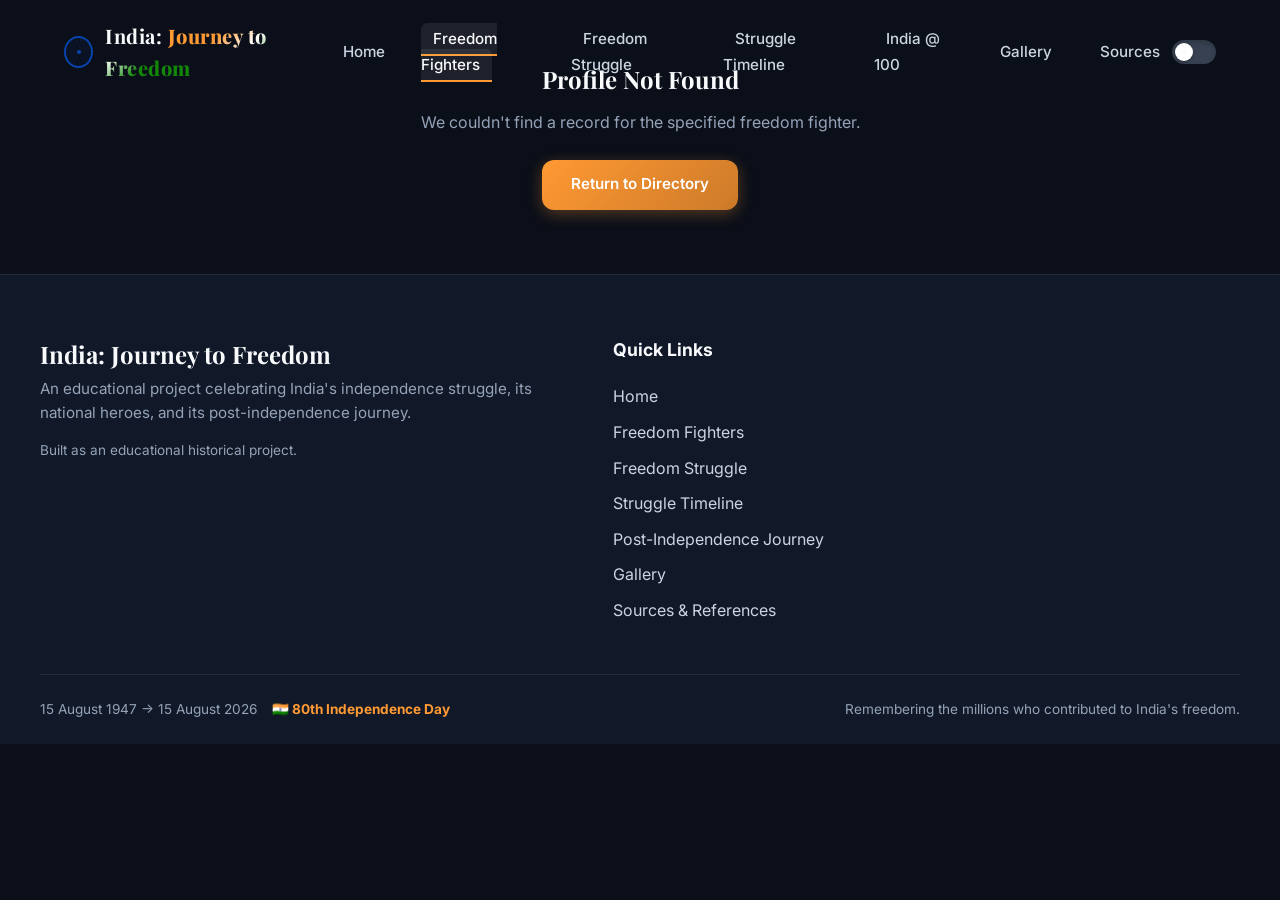
<file: fighter.html>
<!DOCTYPE html>
<html lang="en">
<head>
  <meta charset="UTF-8">
  <meta name="viewport" content="width=device-width, initial-scale=1.0">
  <meta name="referrer" content="no-referrer">
  <title>Freedom Fighter Biography | India's 80th Independence Day</title>
  <meta name="description" content="Read the full story, contributions, and timeline of India's prominent freedom struggle figures.">
  
  <!-- Open Graph -->
  <meta property="og:title" content="Freedom Fighter Biography - India's 80th Independence Day">
  <meta property="og:description" content="Explore detailed biographies, timelines, and strategies of major contributors to India's freedom struggle.">
  <meta property="og:image" content="https://upload.wikimedia.org/wikipedia/commons/1/17/Ashoka_Chakra.svg">
  <link rel="canonical" href="https://example.com/80th-ind/fighter.html">

  <!-- Stylesheets -->
  <link rel="stylesheet" href="css/style.css">
  <link rel="stylesheet" href="css/responsive.css">
  
  <!-- Fonts -->
  <link rel="preconnect" href="https://fonts.googleapis.com">
  <link rel="preconnect" href="https://fonts.gstatic.com" crossorigin>
  <link href="https://fonts.googleapis.com/css2?family=Inter:wght@400;500;600;700;800&family=Playfair+Display:ital,wght@0,700;0,800;1,600&display=swap" rel="stylesheet">
</head>
<body>

  <!-- Scroll Progress Indicator -->
  <div id="scroll-progress-bar" aria-hidden="true"></div>

  <!-- Header Navigation -->
  <header id="main-header">
    <div class="nav-container">
      <a href="index.html" class="logo" aria-label="India Journey to Freedom Home">
        <div class="ashoka-chakra-logo" aria-hidden="true"></div>
        <div class="logo-text">India: <span>Journey to Freedom</span></div>
      </a>
      
      <nav aria-label="Primary Navigation">
        <ul class="nav-links">
          <li><a href="index.html">Home</a></li>
          <li><a href="freedom-fighters.html" class="active">Freedom Fighters</a></li>
          <li><a href="freedom-struggle.html">Freedom Struggle</a></li>
          <li><a href="timeline.html">Struggle Timeline</a></li>
          <li><a href="india-journey.html">India @ 100</a></li>
          <li><a href="gallery.html">Gallery</a></li>
          <li><a href="sources.html">Sources</a></li>
        </ul>
      </nav>
      
      <div class="nav-controls">
        <button class="theme-toggle-btn" id="theme-toggle" aria-label="Toggle dark/light theme" role="switch" aria-checked="false">
          <div class="theme-toggle-knob" aria-hidden="true">☀️</div>
        </button>
        <button class="hamburger-btn" id="mobile-menu-btn" aria-label="Toggle navigation menu" aria-expanded="false" aria-controls="main-navigation">
          ☰
        </button>
      </div>
    </div>
  </header>

  <!-- Detailed Biography Layout (Populated Dynamically) -->
  <main id="fighter-profile-container">
    <div style="text-align: center; padding: 10rem var(--spacing-md); color: var(--text-muted);">
      <p style="font-size: 1.2rem;">Loading biography profile...</p>
    </div>
  </main>

  <!-- Footer -->
  <footer>
    <div class="footer-grid">
      <div class="footer-brand">
        <h4>India: Journey to Freedom</h4>
        <p>An educational project celebrating India's independence struggle, its national heroes, and its post-independence journey.</p>
        <p style="margin-top: 15px; font-size:0.85rem; color:var(--text-muted);">Built as an educational historical project.</p>
      </div>
      
      <div class="footer-links">
        <h5>Quick Links</h5>
        <ul>
          <li><a href="index.html">Home</a></li>
          <li><a href="freedom-fighters.html">Freedom Fighters</a></li>
          <li><a href="freedom-struggle.html">Freedom Struggle</a></li>
          <li><a href="timeline.html">Struggle Timeline</a></li>
          <li><a href="india-journey.html">Post-Independence Journey</a></li>
          <li><a href="gallery.html">Gallery</a></li>
          <li><a href="sources.html">Sources & References</a></li>
        </ul>
      </div>
      
      <!-- Share features removed -->
    </div>
    
    <div class="footer-details">
      <div class="footer-year-calc">
        <span>15 August 1947 → 15 August <span class="dynamic-year">2026</span></span>
        <span style="color:var(--saffron); font-weight:700;">🇮🇳 <span class="dynamic-celebration">80th</span> Independence Day</span>
      </div>
      <div>
        Remembering the millions who contributed to India's freedom.
      </div>
    </div>
  </footer>

  <!-- Back to Top Button -->
  <button class="back-to-top" aria-label="Scroll back to top" id="back-to-top-btn">
    ▲
  </button>

  <!-- Scripts -->
  <script src="js/main.js"></script>
  <script src="js/fighters.js"></script>
</body>
</html>
</file>
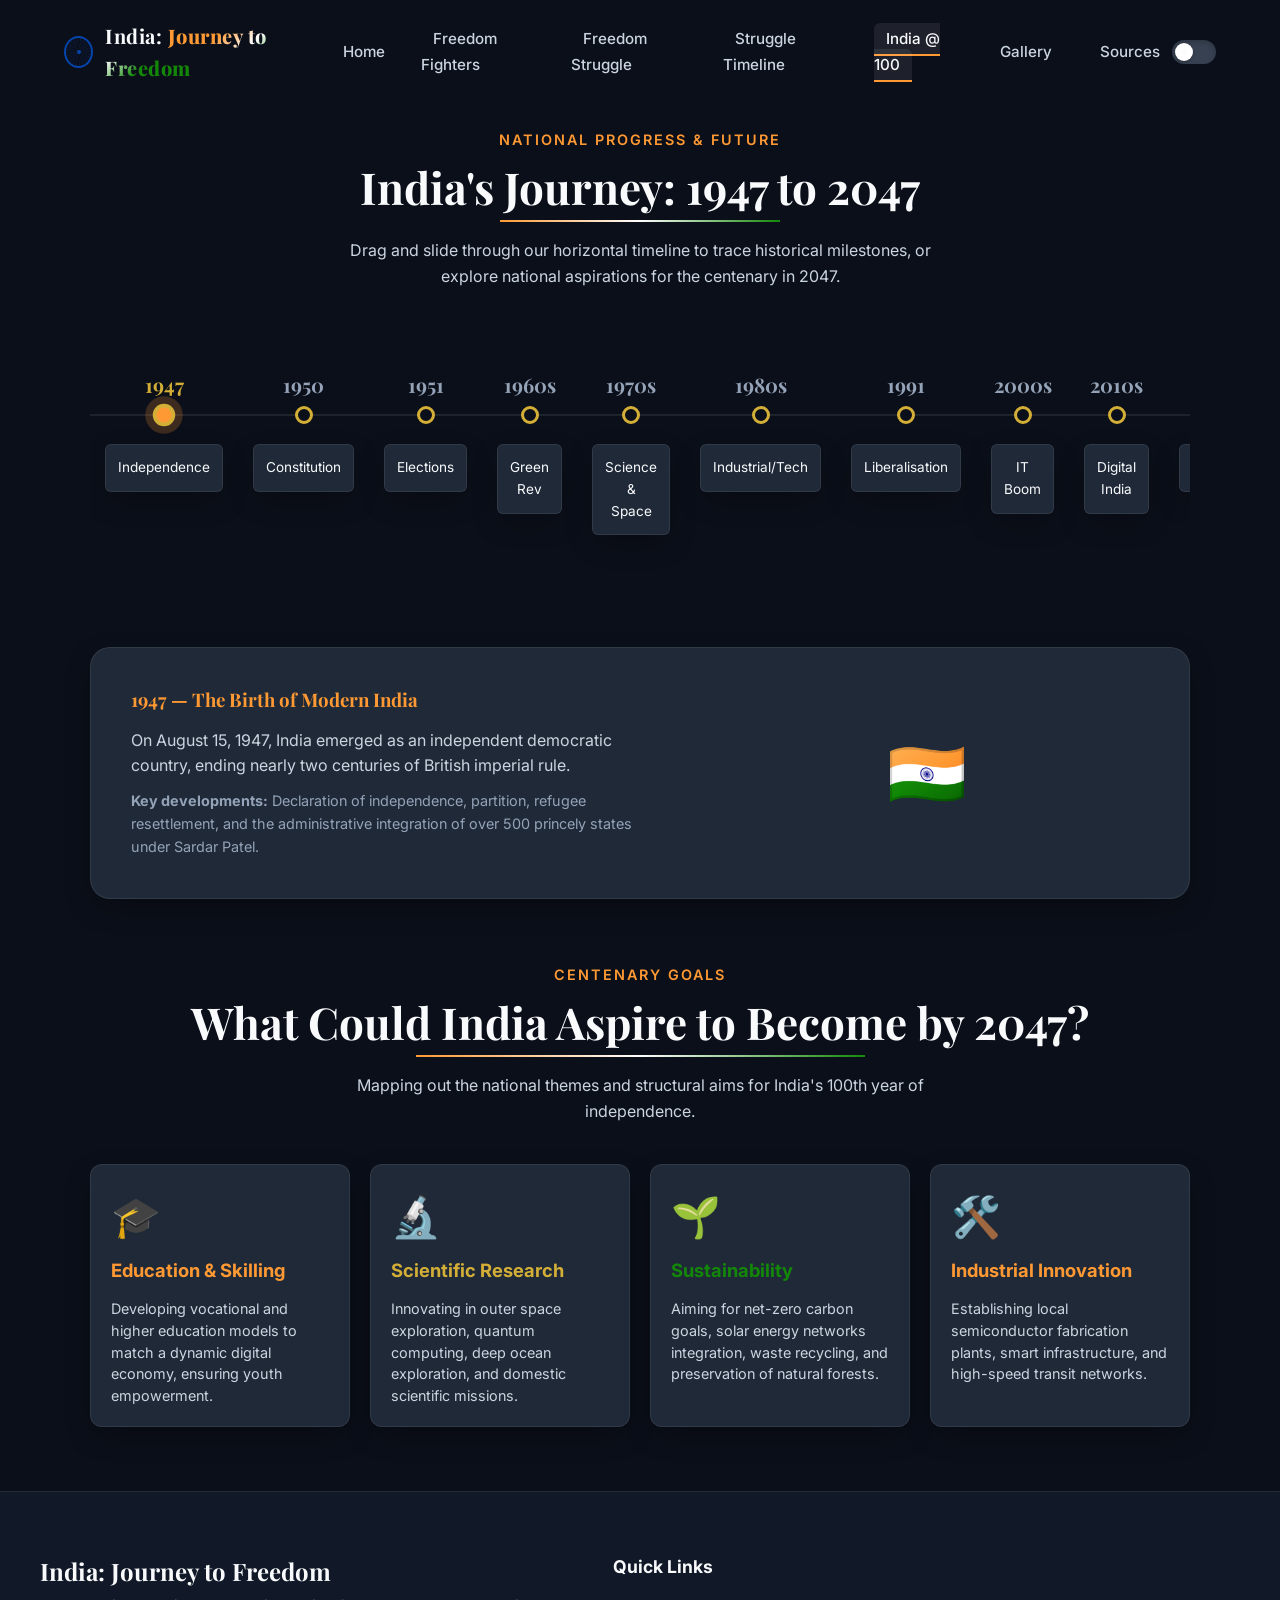
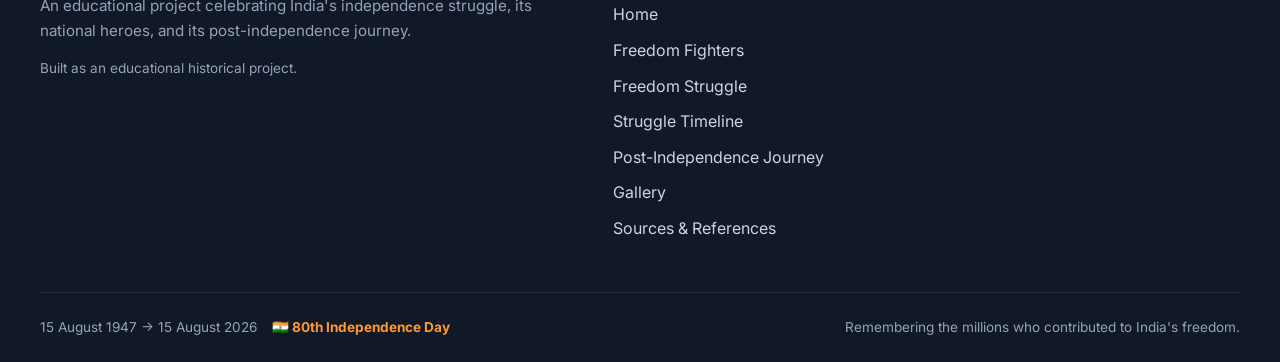
<file: india-journey.html>
<!DOCTYPE html>
<html lang="en">
<head>
  <meta charset="UTF-8">
  <meta name="viewport" content="width=device-width, initial-scale=1.0">
  <meta name="referrer" content="no-referrer">
  <title>India's Journey (1947 – 2026) & Vision 2047 | India's 80th Independence Day</title>
  <meta name="description" content="Explore India's progress from a newly independent nation in 1947 to its technological and space milestones in 2026, and the aspirations for India @ 100 in 2047.">
  
  <!-- Open Graph -->
  <meta property="og:title" content="India's Journey & Vision 2047 - India's 80th Independence Day">
  <meta property="og:description" content="Trace India's post-independence developments and future projection themes.">
  <meta property="og:image" content="https://upload.wikimedia.org/wikipedia/commons/1/17/Ashoka_Chakra.svg">
  <link rel="canonical" href="https://example.com/80th-ind/india-journey.html">

  <!-- Stylesheets -->
  <link rel="stylesheet" href="css/style.css">
  <link rel="stylesheet" href="css/responsive.css">
  
  <!-- Fonts -->
  <link rel="preconnect" href="https://fonts.googleapis.com">
  <link rel="preconnect" href="https://fonts.gstatic.com" crossorigin>
  <link href="https://fonts.googleapis.com/css2?family=Inter:wght@400;500;600;700;800&family=Playfair+Display:ital,wght@0,700;0,800;1,600&display=swap" rel="stylesheet">
</head>
<body>

  <!-- Scroll Progress Indicator -->
  <div id="scroll-progress-bar" aria-hidden="true"></div>

  <!-- Header Navigation -->
  <header id="main-header">
    <div class="nav-container">
      <a href="index.html" class="logo" aria-label="India Journey to Freedom Home">
        <div class="ashoka-chakra-logo" aria-hidden="true"></div>
        <div class="logo-text">India: <span>Journey to Freedom</span></div>
      </a>
      
      <nav aria-label="Primary Navigation">
        <ul class="nav-links">
          <li><a href="index.html">Home</a></li>
          <li><a href="freedom-fighters.html">Freedom Fighters</a></li>
          <li><a href="freedom-struggle.html">Freedom Struggle</a></li>
          <li><a href="timeline.html">Struggle Timeline</a></li>
          <li><a href="india-journey.html" class="active">India @ 100</a></li>
          <li><a href="gallery.html">Gallery</a></li>
          <li><a href="sources.html">Sources</a></li>
        </ul>
      </nav>
      
      <div class="nav-controls">
        <button class="theme-toggle-btn" id="theme-toggle" aria-label="Toggle dark/light theme" role="switch" aria-checked="false">
          <div class="theme-toggle-knob" aria-hidden="true">☀️</div>
        </button>
        <button class="hamburger-btn" id="mobile-menu-btn" aria-label="Toggle navigation menu" aria-expanded="false" aria-controls="main-navigation">
          ☰
        </button>
      </div>
    </div>
  </header>

  <!-- Title Header -->
  <main class="section" style="padding-top: 8rem;" aria-labelledby="journey-title-main">
    <div class="section-container">
      
      <div class="section-title-wrap">
        <span class="section-subtitle">National Progress & Future</span>
        <h1 class="section-title" id="journey-title-main">India's Journey: 1947 to 2047</h1>
        <p class="section-desc">
          Drag and slide through our horizontal timeline to trace historical milestones, or explore national aspirations for the centenary in 2047.
        </p>
      </div>

      <!-- 1. Interactive Horizontal Timeline (1947 - 2047) -->
      <section aria-label="Post Independence Timeline">
        <div class="horizontal-timeline-wrapper" tabindex="0">
          <div class="horizontal-timeline">
            
            <div class="h-timeline-item active" data-year="1947">
              <span class="h-timeline-year">1947</span>
              <div class="h-timeline-node"></div>
              <div class="h-timeline-card">Independence</div>
            </div>

            <div class="h-timeline-item" data-year="1950">
              <span class="h-timeline-year">1950</span>
              <div class="h-timeline-node"></div>
              <div class="h-timeline-card">Constitution</div>
            </div>

            <div class="h-timeline-item" data-year="1951">
              <span class="h-timeline-year">1951</span>
              <div class="h-timeline-node"></div>
              <div class="h-timeline-card">Elections</div>
            </div>

            <div class="h-timeline-item" data-year="1960">
              <span class="h-timeline-year">1960s</span>
              <div class="h-timeline-node"></div>
              <div class="h-timeline-card">Green Rev</div>
            </div>

            <div class="h-timeline-item" data-year="1970">
              <span class="h-timeline-year">1970s</span>
              <div class="h-timeline-node"></div>
              <div class="h-timeline-card">Science & Space</div>
            </div>

            <div class="h-timeline-item" data-year="1980">
              <span class="h-timeline-year">1980s</span>
              <div class="h-timeline-node"></div>
              <div class="h-timeline-card">Industrial/Tech</div>
            </div>

            <div class="h-timeline-item" data-year="1991">
              <span class="h-timeline-year">1991</span>
              <div class="h-timeline-node"></div>
              <div class="h-timeline-card">Liberalisation</div>
            </div>

            <div class="h-timeline-item" data-year="2000">
              <span class="h-timeline-year">2000s</span>
              <div class="h-timeline-node"></div>
              <div class="h-timeline-card">IT Boom</div>
            </div>

            <div class="h-timeline-item" data-year="2010">
              <span class="h-timeline-year">2010s</span>
              <div class="h-timeline-node"></div>
              <div class="h-timeline-card">Digital India</div>
            </div>

            <div class="h-timeline-item" data-year="2020">
              <span class="h-timeline-year">2020s</span>
              <div class="h-timeline-node"></div>
              <div class="h-timeline-card">Infrastructure</div>
            </div>

            <div class="h-timeline-item" data-year="2026">
              <span class="h-timeline-year">2026</span>
              <div class="h-timeline-node"></div>
              <div class="h-timeline-card">80th Ind Day</div>
            </div>

            <div class="h-timeline-item target-100" data-year="2047">
              <span class="h-timeline-year">2047</span>
              <div class="h-timeline-node"></div>
              <div class="h-timeline-card">India @ 100</div>
            </div>

          </div>
        </div>
        
        <!-- Detailed Year Description Panels -->
        <div class="journey-panels-container" aria-live="polite" style="margin-top: 10px;">
          
          <!-- 1947 Panel -->
          <article class="explanation-card journey-detail-panel" id="panel-1947">
            <div>
              <h3 style="color:var(--saffron);">1947 — The Birth of Modern India</h3>
              <p style="color:var(--text-secondary); margin-bottom:10px;">
                On August 15, 1947, India emerged as an independent democratic country, ending nearly two centuries of British imperial rule.
              </p>
              <p style="color:var(--text-muted); font-size:0.9rem;">
                <strong>Key developments:</strong> Declaration of independence, partition, refugee resettlement, and the administrative integration of over 500 princely states under Sardar Patel.
              </p>
            </div>
            <div style="text-align:center; font-size:4rem;">🇮🇳</div>
          </article>

          <!-- 1950 Panel -->
          <article class="explanation-card journey-detail-panel" id="panel-1950" style="display:none;">
            <div>
              <h3 style="color:var(--gold);">1950 — Becoming a Republic</h3>
              <p style="color:var(--text-secondary); margin-bottom:10px;">
                On January 26, 1950, the Constitution of India came into effect, replacing the Government of India Act and turning India into a Sovereign, Democratic Republic.
              </p>
              <p style="color:var(--text-muted); font-size:0.9rem;">
                <strong>Key developments:</strong> Drafting led by Dr. B.R. Ambedkar. Establishing rights, fundamental freedoms, and the parliamentary republic.
              </p>
            </div>
            <div style="text-align:center; font-size:4rem;">📜</div>
          </article>

          <!-- 1951 Panel -->
          <article class="explanation-card journey-detail-panel" id="panel-1951" style="display:none;">
            <div>
              <h3 style="color:var(--green);">1951 — First General Elections</h3>
              <p style="color:var(--text-secondary); margin-bottom:10px;">
                The first democratic general elections under universal adult suffrage commenced in October 1951, proving that a vast, diverse, and developing nation could run elections successfully.
              </p>
              <p style="color:var(--text-muted); font-size:0.9rem;">
                <strong>Key developments:</strong> Over 173 million eligible voters, establishing election commission frameworks, and solidifying democratic governance.
              </p>
            </div>
            <div style="text-align:center; font-size:4rem;">🗳️</div>
          </article>

          <!-- 1960 Panel -->
          <article class="explanation-card journey-detail-panel" id="panel-1960" style="display:none;">
            <div>
              <h3 style="color:var(--saffron);">1960s — Green Revolution & Heavy Industry</h3>
              <p style="color:var(--text-secondary); margin-bottom:10px;">
                Introduced high-yielding crop varieties and modern farming techniques to address food shortages, achieving self-sufficiency in wheat and rice production.
              </p>
              <p style="color:var(--text-muted); font-size:0.9rem;">
                <strong>Key developments:</strong> Agricultural reforms led by M.S. Swaminathan, building major dams, and setting up national laboratories.
              </p>
            </div>
            <div style="text-align:center; font-size:4rem;">🌾</div>
          </article>

          <!-- 1970 Panel -->
          <article class="explanation-card journey-detail-panel" id="panel-1970" style="display:none;">
            <div>
              <h3 style="color:var(--gold);">1970s — Science, Space & Spacecraft</h3>
              <p style="color:var(--text-secondary); margin-bottom:10px;">
                Launch of India's first satellite, Aryabhata, in 1975, initiating active scientific space research programs.
              </p>
              <p style="color:var(--text-muted); font-size:0.9rem;">
                <strong>Key developments:</strong> Foundations of ISRO, launching indigenous rockets, and nuclear energy capabilities.
              </p>
            </div>
            <div style="text-align:center; font-size:4rem;">🚀</div>
          </article>

          <!-- 1980 Panel -->
          <article class="explanation-card journey-detail-panel" id="panel-1980" style="display:none;">
            <div>
              <h3 style="color:var(--green);">1980s — The Telecommunication Revolution</h3>
              <p style="color:var(--text-secondary); margin-bottom:10px;">
                Began implementing computerization and expanded telecommunication networks across rural communities.
              </p>
              <p style="color:var(--text-muted); font-size:0.9rem;">
                <strong>Key developments:</strong> Setup of C-DOT, introduction of public call offices (PCOs), and backing of software development sectors.
              </p>
            </div>
            <div style="text-align:center; font-size:4rem;">📞</div>
          </article>

          <!-- 1991 Panel -->
          <article class="explanation-card journey-detail-panel" id="panel-1991" style="display:none;">
            <div>
              <h3 style="color:var(--saffron);">1991 — Economic Liberalisation</h3>
              <p style="color:var(--text-secondary); margin-bottom:10px;">
                Conducted critical economic reforms to open markets, reducing import tariffs, deregulation, and encouraging global investment.
              </p>
              <p style="color:var(--text-muted); font-size:0.9rem;">
                <strong>Key developments:</strong> Reforms led by Dr. Manmohan Singh and P.V. Narasimha Rao, transitioning India into a major global service exporter.
              </p>
            </div>
            <div style="text-align:center; font-size:4rem;">📈</div>
          </article>

          <!-- 2000 Panel -->
          <article class="explanation-card journey-detail-panel" id="panel-2000" style="display:none;">
            <div>
              <h3 style="color:var(--gold);">2000s — IT Boom & Educational Rights</h3>
              <p style="color:var(--text-secondary); margin-bottom:10px;">
                Accelerated growth in software services and the setting up of the Right to Education (RTE) Act.
              </p>
              <p style="color:var(--text-muted); font-size:0.9rem;">
                <strong>Key developments:</strong> IT export hubs in Bengaluru and Hyderabad, implementation of Sarva Shiksha Abhiyan, and high GDP growth rates.
              </p>
            </div>
            <div style="text-align:center; font-size:4rem;">💻</div>
          </article>

          <!-- 2010 Panel -->
          <article class="explanation-card journey-detail-panel" id="panel-2010" style="display:none;">
            <div>
              <h3 style="color:var(--green);">2010s — Digital India & Financial Inclusion</h3>
              <p style="color:var(--text-secondary); margin-bottom:10px;">
                Launched digital identification systems (Aadhaar) and unified mobile payment infrastructures (UPI) for millions of citizens.
              </p>
              <p style="color:var(--text-muted); font-size:0.9rem;">
                <strong>Key developments:</strong> UPI mobile transactions, massive rural electrification, and highways expansion projects.
              </p>
            </div>
            <div style="text-align:center; font-size:4rem;">📲</div>
          </article>

          <!-- 2020 Panel -->
          <article class="explanation-card journey-detail-panel" id="panel-2020" style="display:none;">
            <div>
              <h3 style="color:var(--saffron);">2020s — Space Milestones & Digital Infrastructure</h3>
              <p style="color:var(--text-secondary); margin-bottom:10px;">
                Hoisting technological leadership: landing Chandrayaan-3 on the Moon's South Pole, exporting UPI technology globally, and starting local semiconductor production.
              </p>
              <p style="color:var(--text-muted); font-size:0.9rem;">
                <strong>Key developments:</strong> Gaganyaan mission preparations, 5G rollouts, and renewable energy grids installation.
              </p>
            </div>
            <div style="text-align:center; font-size:4rem;">🌕</div>
          </article>

          <!-- 2026 Panel -->
          <article class="explanation-card journey-detail-panel" id="panel-2026" style="display:none;">
            <div>
              <h3 style="color:var(--gold);">2026 — 80th Independence Day Celebration</h3>
              <p style="color:var(--text-secondary); margin-bottom:10px;">
                Celebrating the <span class="dynamic-celebration">80th</span> Independence Day with <span class="dynamic-completed">79</span> completed years of independence.
              </p>
              <p style="color:var(--text-muted); font-size:0.9rem;">
                <strong>Key developments:</strong> National progress evaluations, digital-first economy integration, space explorations, and infrastructural sustainability focus.
              </p>
            </div>
            <div style="text-align:center; font-size:4rem;">🦁</div>
          </article>

          <!-- 2047 Panel -->
          <article class="explanation-card journey-detail-panel" id="panel-2047" style="display:none;">
            <div>
              <h3 style="color:var(--green);">2047 — India @ 100: Centenary Aspirations</h3>
              <p style="color:var(--text-secondary); margin-bottom:10px;">
                Looking forward to the 100th anniversary of independence. Goals focus on transitioning India into a highly developed, sustainable, and inclusive economy.
              </p>
              <p style="color:var(--text-muted); font-size:0.9rem;">
                <strong>Key themes:</strong> Complete literacy, green energy independence, scientific space settlements, and digital democratization.
              </p>
            </div>
            <div style="text-align:center; font-size:4rem;">🎯</div>
          </article>

        </div>
      </section>

      <!-- 2. "India @ 100 - 2047" Projections / Future Section -->
      <section id="vision-section" style="margin-top: var(--spacing-xl);" aria-labelledby="vision-title-h2">
        <div class="section-title-wrap">
          <span class="section-subtitle">Centenary Goals</span>
          <h2 class="section-title" id="vision-title-h2">What Could India Aspire to Become by 2047?</h2>
          <p class="section-desc">
            Mapping out the national themes and structural aims for India's 100th year of independence.
          </p>
        </div>

        <div style="display:grid; grid-template-columns: repeat(auto-fill, minmax(250px, 1fr)); gap:20px; margin-top: var(--spacing-lg);">
          
          <div class="card" style="background-color: var(--surface-primary); padding:20px; border:1px solid var(--border-color);">
            <div style="font-size:2.5rem; margin-bottom:10px;">🎓</div>
            <h3 style="font-family:var(--font-sans); font-size:1.15rem; color:var(--saffron);">Education & Skilling</h3>
            <p style="font-size:0.9rem; color:var(--text-secondary); line-height:1.5;">
              Developing vocational and higher education models to match a dynamic digital economy, ensuring youth empowerment.
            </p>
          </div>

          <div class="card" style="background-color: var(--surface-primary); padding:20px; border:1px solid var(--border-color);">
            <div style="font-size:2.5rem; margin-bottom:10px;">🔬</div>
            <h3 style="font-family:var(--font-sans); font-size:1.15rem; color:var(--gold);">Scientific Research</h3>
            <p style="font-size:0.9rem; color:var(--text-secondary); line-height:1.5;">
              Innovating in outer space exploration, quantum computing, deep ocean exploration, and domestic scientific missions.
            </p>
          </div>

          <div class="card" style="background-color: var(--surface-primary); padding:20px; border:1px solid var(--border-color);">
            <div style="font-size:2.5rem; margin-bottom:10px;">🌱</div>
            <h3 style="font-family:var(--font-sans); font-size:1.15rem; color:var(--green);">Sustainability</h3>
            <p style="font-size:0.9rem; color:var(--text-secondary); line-height:1.5;">
              Aiming for net-zero carbon goals, solar energy networks integration, waste recycling, and preservation of natural forests.
            </p>
          </div>

          <div class="card" style="background-color: var(--surface-primary); padding:20px; border:1px solid var(--border-color);">
            <div style="font-size:2.5rem; margin-bottom:10px;">🛠️</div>
            <h3 style="font-family:var(--font-sans); font-size:1.15rem; color:var(--saffron);">Industrial Innovation</h3>
            <p style="font-size:0.9rem; color:var(--text-secondary); line-height:1.5;">
              Establishing local semiconductor fabrication plants, smart infrastructure, and high-speed transit networks.
            </p>
          </div>

        </div>
      </section>

    </div>
  </main>

  <!-- Footer -->
  <footer>
    <div class="footer-grid">
      <div class="footer-brand">
        <h4>India: Journey to Freedom</h4>
        <p>An educational project celebrating India's independence struggle, its national heroes, and its post-independence journey.</p>
        <p style="margin-top: 15px; font-size:0.85rem; color:var(--text-muted);">Built as an educational historical project.</p>
      </div>
      
      <div class="footer-links">
        <h5>Quick Links</h5>
        <ul>
          <li><a href="index.html">Home</a></li>
          <li><a href="freedom-fighters.html">Freedom Fighters</a></li>
          <li><a href="freedom-struggle.html">Freedom Struggle</a></li>
          <li><a href="timeline.html">Struggle Timeline</a></li>
          <li><a href="india-journey.html">Post-Independence Journey</a></li>
          <li><a href="gallery.html">Gallery</a></li>
          <li><a href="sources.html">Sources & References</a></li>
        </ul>
      </div>
      
      <!-- Share features removed -->
    </div>
    
    <div class="footer-details">
      <div class="footer-year-calc">
        <span>15 August 1947 → 15 August <span class="dynamic-year">2026</span></span>
        <span style="color:var(--saffron); font-weight:700;">🇮🇳 <span class="dynamic-celebration">80th</span> Independence Day</span>
      </div>
      <div>
        Remembering the millions who contributed to India's freedom.
      </div>
    </div>
  </footer>

  <!-- Back to Top Button -->
  <button class="back-to-top" aria-label="Scroll back to top" id="back-to-top-btn">
    ▲
  </button>

  <!-- Scripts -->
  <script src="js/main.js"></script>
  <script src="js/timeline.js"></script>
</body>
</html>
</file>
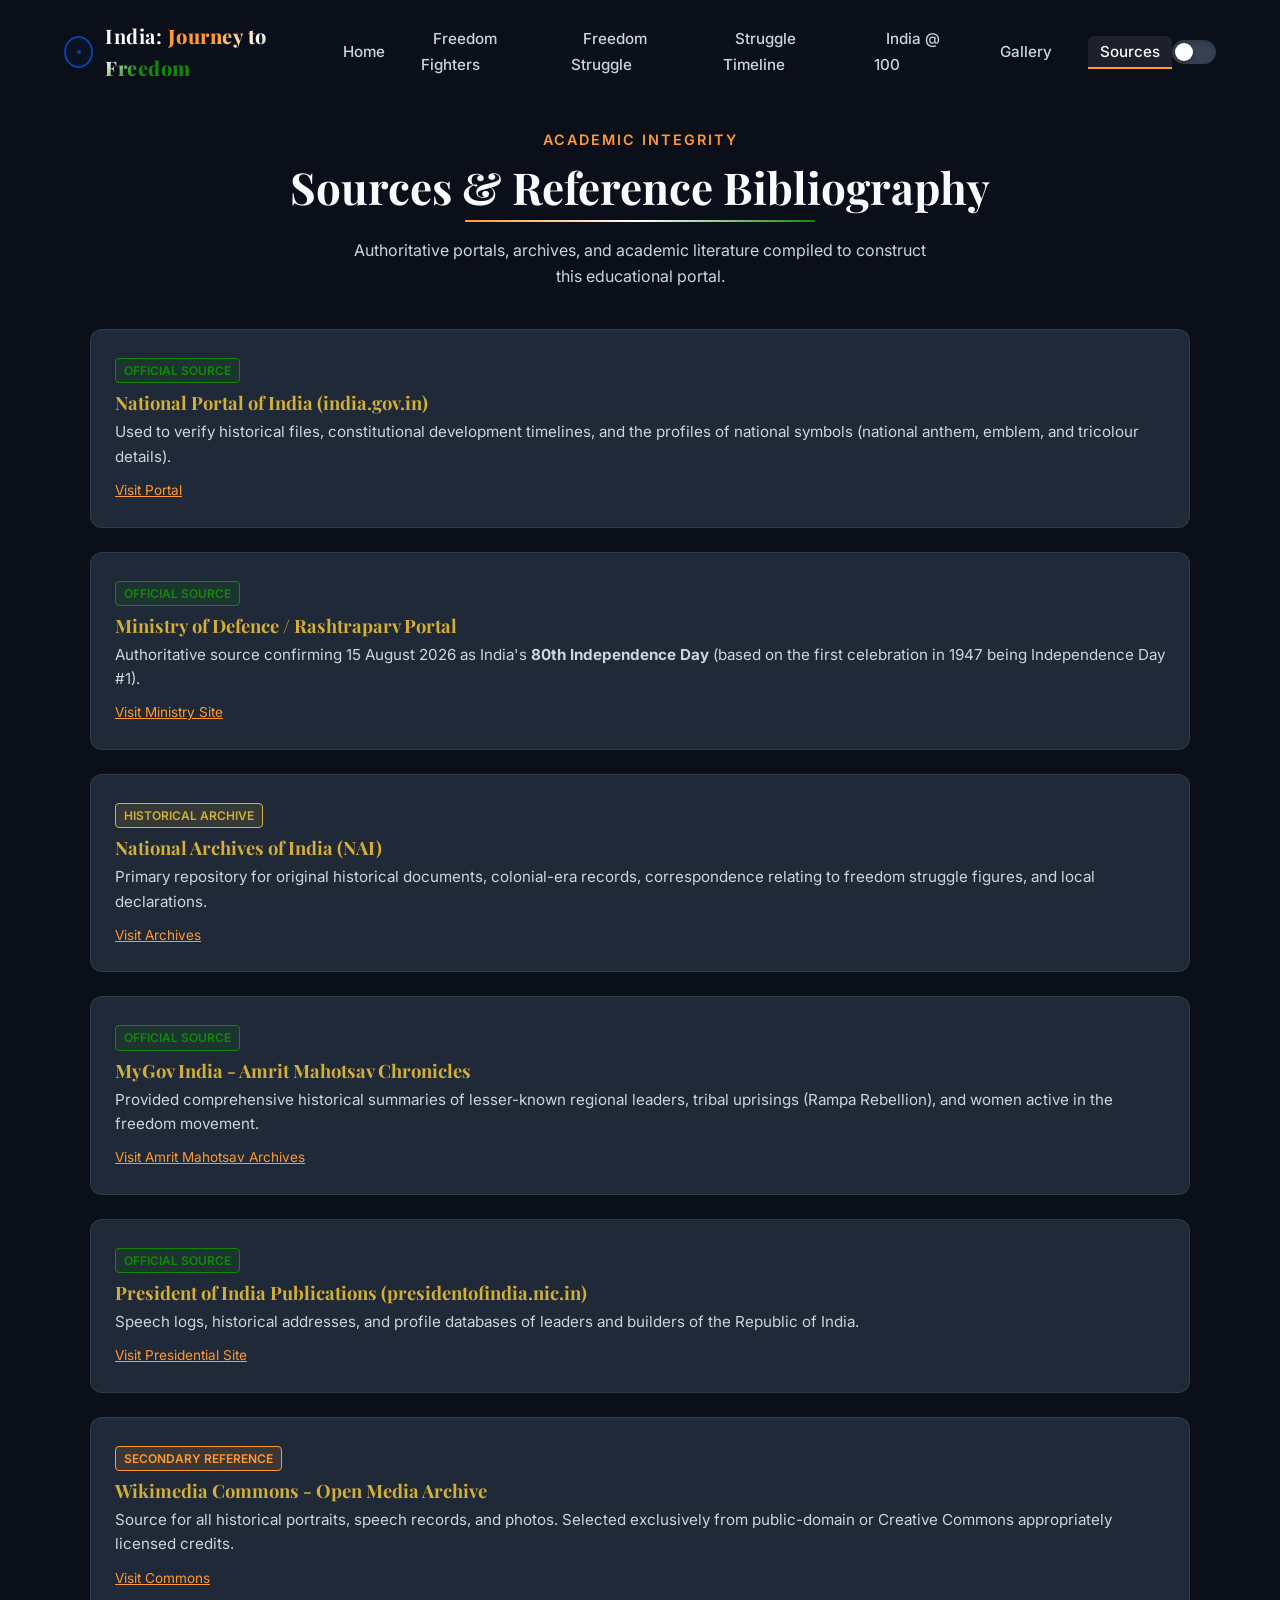
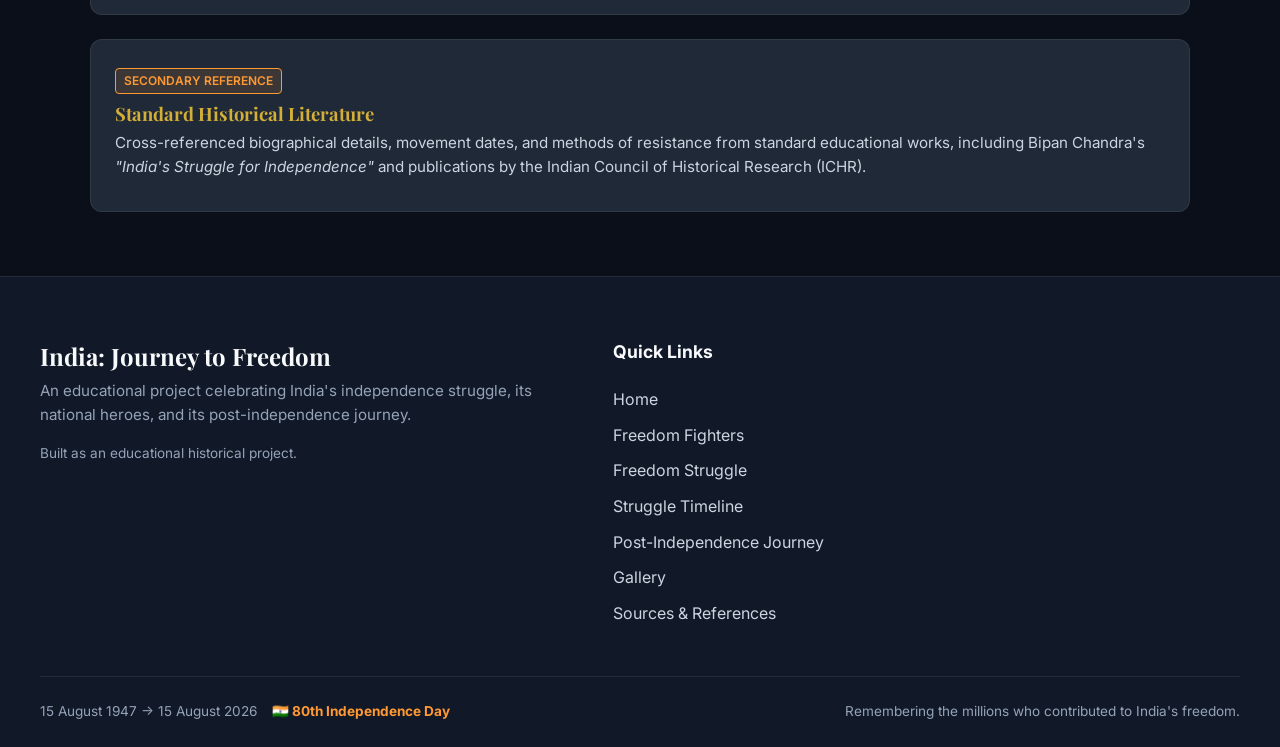
<file: sources.html>
<!DOCTYPE html>
<html lang="en">
<head>
  <meta charset="UTF-8">
  <meta name="viewport" content="width=device-width, initial-scale=1.0">
  <meta name="referrer" content="no-referrer">
  <title>Sources & References | India's 80th Independence Day</title>
  <meta name="description" content="Review the authoritative government publications, historical archives, and secondary references used to compile this educational freedom struggle portal.">
  
  <!-- Open Graph -->
  <meta property="og:title" content="Sources & References - India's 80th Independence Day">
  <meta property="og:description" content="View the bibliography and archival resources for the India Journey to Freedom portal.">
  <meta property="og:image" content="https://upload.wikimedia.org/wikipedia/commons/1/17/Ashoka_Chakra.svg">
  <link rel="canonical" href="https://example.com/80th-ind/sources.html">

  <!-- Stylesheets -->
  <link rel="stylesheet" href="css/style.css">
  <link rel="stylesheet" href="css/responsive.css">
  
  <!-- Fonts -->
  <link rel="preconnect" href="https://fonts.googleapis.com">
  <link rel="preconnect" href="https://fonts.gstatic.com" crossorigin>
  <link href="https://fonts.googleapis.com/css2?family=Inter:wght@400;500;600;700;800&family=Playfair+Display:ital,wght@0,700;0,800;1,600&display=swap" rel="stylesheet">
</head>
<body>

  <!-- Scroll Progress Indicator -->
  <div id="scroll-progress-bar" aria-hidden="true"></div>

  <!-- Header Navigation -->
  <header id="main-header">
    <div class="nav-container">
      <a href="index.html" class="logo" aria-label="India Journey to Freedom Home">
        <div class="ashoka-chakra-logo" aria-hidden="true"></div>
        <div class="logo-text">India: <span>Journey to Freedom</span></div>
      </a>
      
      <nav aria-label="Primary Navigation">
        <ul class="nav-links">
          <li><a href="index.html">Home</a></li>
          <li><a href="freedom-fighters.html">Freedom Fighters</a></li>
          <li><a href="freedom-struggle.html">Freedom Struggle</a></li>
          <li><a href="timeline.html">Struggle Timeline</a></li>
          <li><a href="india-journey.html">India @ 100</a></li>
          <li><a href="gallery.html">Gallery</a></li>
          <li><a href="sources.html" class="active">Sources</a></li>
        </ul>
      </nav>
      
      <div class="nav-controls">
        <button class="theme-toggle-btn" id="theme-toggle" aria-label="Toggle dark/light theme" role="switch" aria-checked="false">
          <div class="theme-toggle-knob" aria-hidden="true">☀️</div>
        </button>
        <button class="hamburger-btn" id="mobile-menu-btn" aria-label="Toggle navigation menu" aria-expanded="false" aria-controls="main-navigation">
          ☰
        </button>
      </div>
    </div>
  </header>

  <!-- Title Header -->
  <main class="section" style="padding-top: 8rem;" aria-labelledby="sources-title-main">
    <div class="section-container">
      
      <div class="section-title-wrap">
        <span class="section-subtitle">Academic Integrity</span>
        <h1 class="section-title" id="sources-title-main">Sources & Reference Bibliography</h1>
        <p class="section-desc">
          Authoritative portals, archives, and academic literature compiled to construct this educational portal.
        </p>
      </div>

      <!-- Categories and Lists -->
      <div class="sources-list">
        
        <!-- National Portal -->
        <article class="source-item">
          <span class="source-tag official">Official Source</span>
          <h3 style="margin-top: 8px;">National Portal of India (india.gov.in)</h3>
          <p>Used to verify historical files, constitutional development timelines, and the profiles of national symbols (national anthem, emblem, and tricolour details).</p>
          <a href="https://www.india.gov.in" target="_blank" rel="noopener noreferrer" style="font-size: 0.85rem; color:var(--saffron); text-decoration: underline;">Visit Portal</a>
        </article>

        <!-- Ministry of Defence / Rashtraparv -->
        <article class="source-item">
          <span class="source-tag official">Official Source</span>
          <h3 style="margin-top: 8px;">Ministry of Defence / Rashtraparv Portal</h3>
          <p>Authoritative source confirming 15 August 2026 as India's <strong>80th Independence Day</strong> (based on the first celebration in 1947 being Independence Day #1).</p>
          <a href="https://mod.gov.in" target="_blank" rel="noopener noreferrer" style="font-size: 0.85rem; color:var(--saffron); text-decoration: underline;">Visit Ministry Site</a>
        </article>

        <!-- National Archives of India -->
        <article class="source-item">
          <span class="source-tag archive">Historical Archive</span>
          <h3 style="margin-top: 8px;">National Archives of India (NAI)</h3>
          <p>Primary repository for original historical documents, colonial-era records, correspondence relating to freedom struggle figures, and local declarations.</p>
          <a href="http://nationalarchives.nic.in" target="_blank" rel="noopener noreferrer" style="font-size: 0.85rem; color:var(--saffron); text-decoration: underline;">Visit Archives</a>
        </article>

        <!-- MyGov India -->
        <article class="source-item">
          <span class="source-tag official">Official Source</span>
          <h3 style="margin-top: 8px;">MyGov India - Amrit Mahotsav Chronicles</h3>
          <p>Provided comprehensive historical summaries of lesser-known regional leaders, tribal uprisings (Rampa Rebellion), and women active in the freedom movement.</p>
          <a href="https://amritmahotsav.nic.in" target="_blank" rel="noopener noreferrer" style="font-size: 0.85rem; color:var(--saffron); text-decoration: underline;">Visit Amrit Mahotsav Archives</a>
        </article>

        <!-- President of India Portal -->
        <article class="source-item">
          <span class="source-tag official">Official Source</span>
          <h3 style="margin-top: 8px;">President of India Publications (presidentofindia.nic.in)</h3>
          <p>Speech logs, historical addresses, and profile databases of leaders and builders of the Republic of India.</p>
          <a href="https://presidentofindia.nic.in" target="_blank" rel="noopener noreferrer" style="font-size: 0.85rem; color:var(--saffron); text-decoration: underline;">Visit Presidential Site</a>
        </article>

        <!-- Wikimedia Commons -->
        <article class="source-item">
          <span class="source-tag secondary">Secondary Reference</span>
          <h3 style="margin-top: 8px;">Wikimedia Commons - Open Media Archive</h3>
          <p>Source for all historical portraits, speech records, and photos. Selected exclusively from public-domain or Creative Commons appropriately licensed credits.</p>
          <a href="https://commons.wikimedia.org" target="_blank" rel="noopener noreferrer" style="font-size: 0.85rem; color:var(--saffron); text-decoration: underline;">Visit Commons</a>
        </article>

        <!-- Academic Literature -->
        <article class="source-item">
          <span class="source-tag secondary">Secondary Reference</span>
          <h3 style="margin-top: 8px;">Standard Historical Literature</h3>
          <p>Cross-referenced biographical details, movement dates, and methods of resistance from standard educational works, including Bipan Chandra's <em>"India's Struggle for Independence"</em> and publications by the Indian Council of Historical Research (ICHR).</p>
        </article>

      </div>
    </div>
  </main>

  <!-- Footer -->
  <footer>
    <div class="footer-grid">
      <div class="footer-brand">
        <h4>India: Journey to Freedom</h4>
        <p>An educational project celebrating India's independence struggle, its national heroes, and its post-independence journey.</p>
        <p style="margin-top: 15px; font-size:0.85rem; color:var(--text-muted);">Built as an educational historical project.</p>
      </div>
      
      <div class="footer-links">
        <h5>Quick Links</h5>
        <ul>
          <li><a href="index.html">Home</a></li>
          <li><a href="freedom-fighters.html">Freedom Fighters</a></li>
          <li><a href="freedom-struggle.html">Freedom Struggle</a></li>
          <li><a href="timeline.html">Struggle Timeline</a></li>
          <li><a href="india-journey.html">Post-Independence Journey</a></li>
          <li><a href="gallery.html">Gallery</a></li>
          <li><a href="sources.html">Sources & References</a></li>
        </ul>
      </div>
      
      <!-- Share features removed -->
    </div>
    
    <div class="footer-details">
      <div class="footer-year-calc">
        <span>15 August 1947 → 15 August <span class="dynamic-year">2026</span></span>
        <span style="color:var(--saffron); font-weight:700;">🇮🇳 <span class="dynamic-celebration">80th</span> Independence Day</span>
      </div>
      <div>
        Remembering the millions who contributed to India's freedom.
      </div>
    </div>
  </footer>

  <!-- Back to Top Button -->
  <button class="back-to-top" aria-label="Scroll back to top" id="back-to-top-btn">
    ▲
  </button>

  <!-- Scripts -->
  <script src="js/main.js"></script>
</body>
</html>
</file>
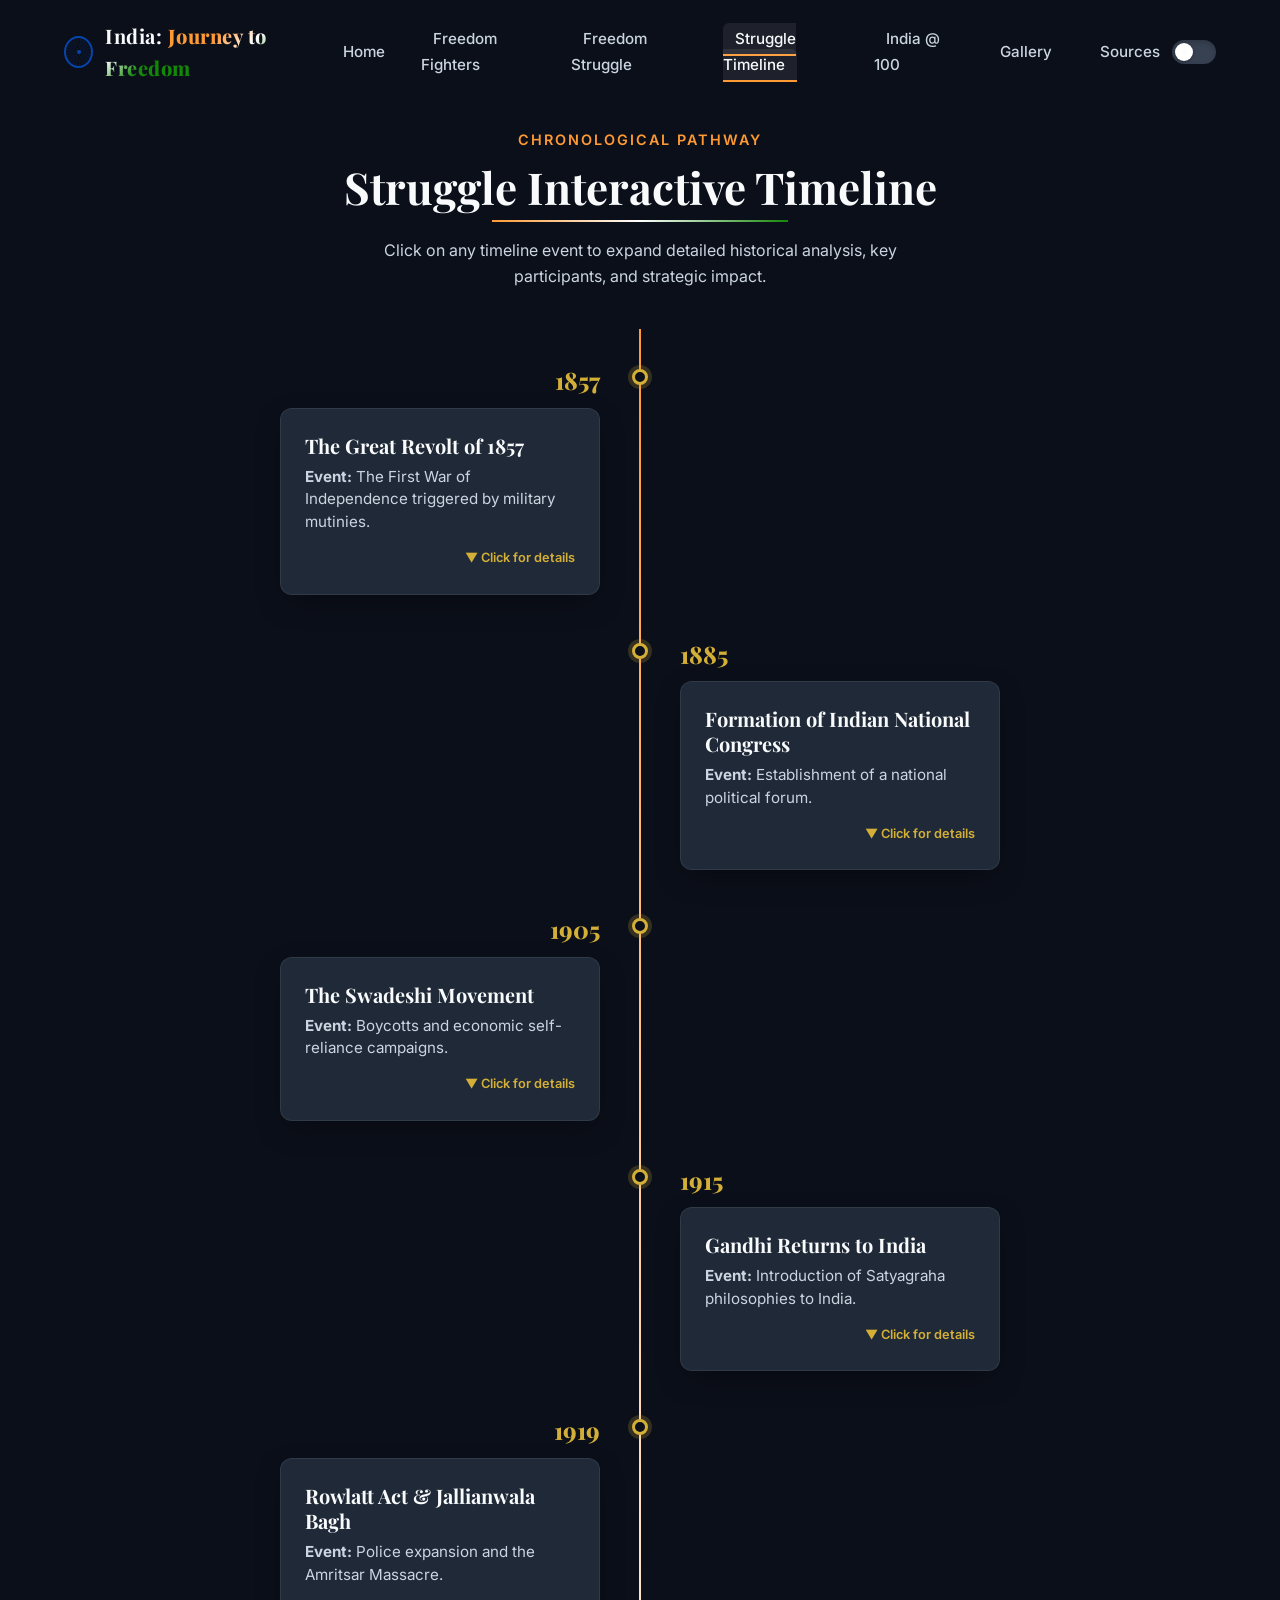
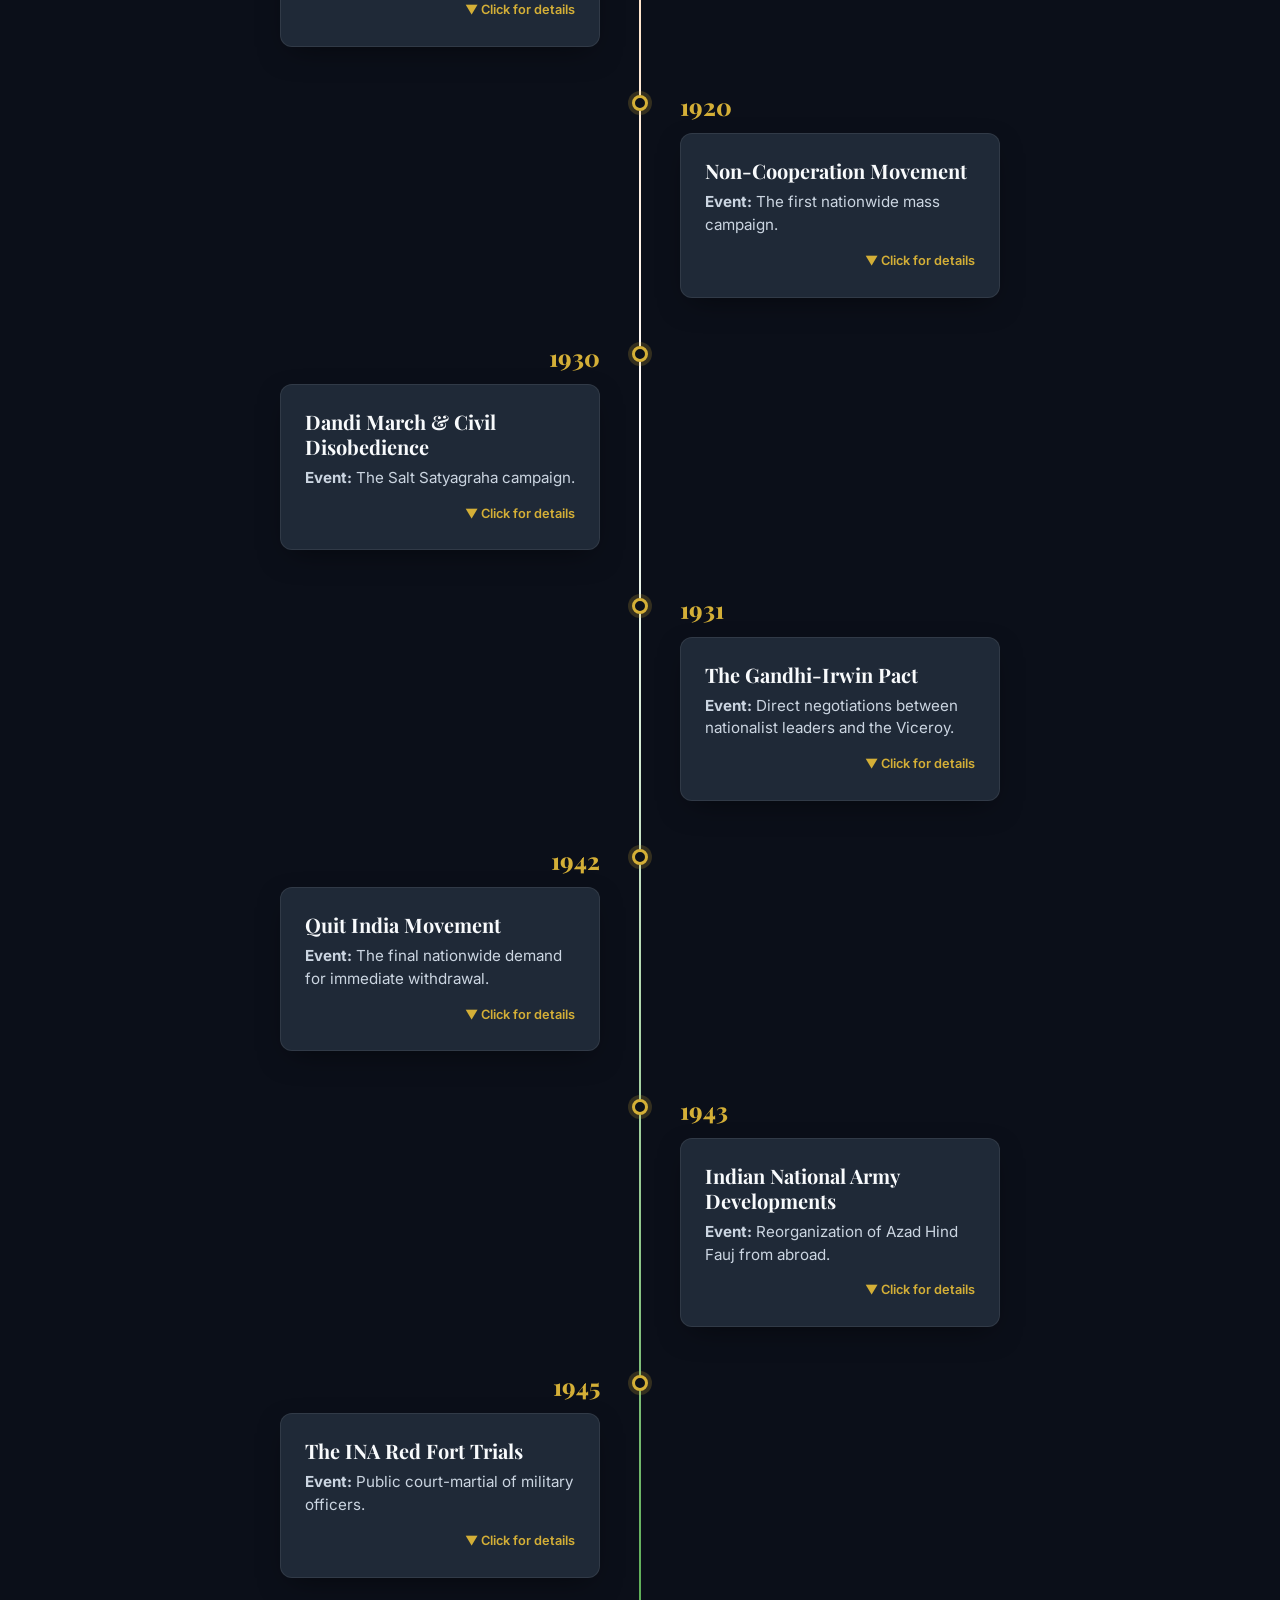
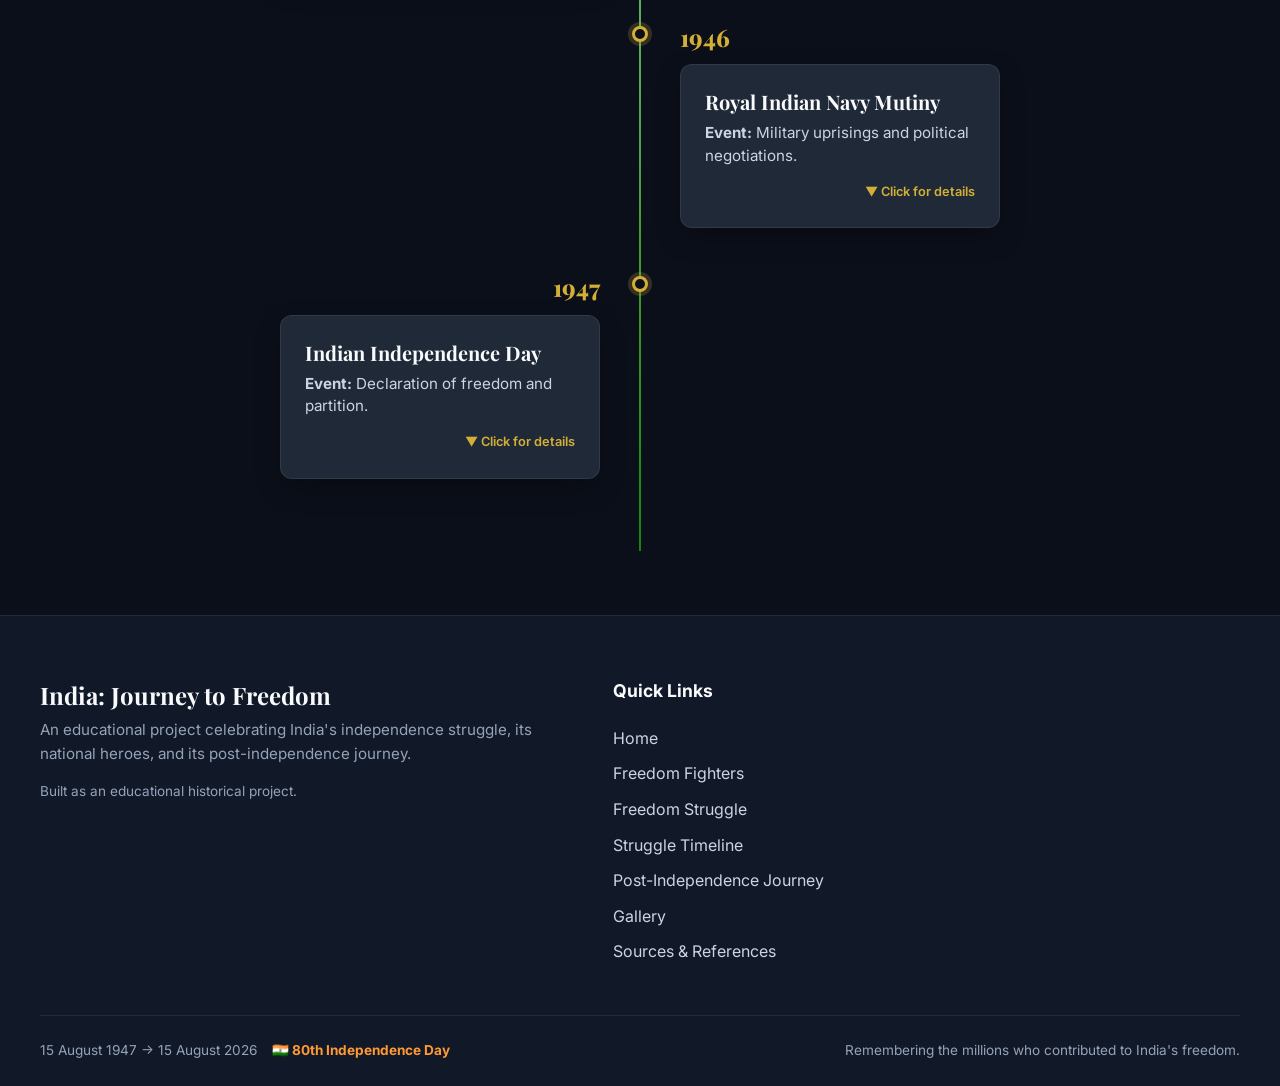
<file: timeline.html>
<!DOCTYPE html>
<html lang="en">
<head>
  <meta charset="UTF-8">
  <meta name="viewport" content="width=device-width, initial-scale=1.0">
  <meta name="referrer" content="no-referrer">
  <title>Freedom Struggle Interactive Timeline (1857 – 1947) | India's 80th Independence Day</title>
  <meta name="description" content="An interactive timeline documenting the key events of the Indian Freedom Struggle from the Revolt of 1857 to Independence in 1947.">
  
  <!-- Open Graph -->
  <meta property="og:title" content="Struggle Interactive Timeline - India's 80th Independence Day">
  <meta property="og:description" content="Explore milestones of the Indian Independence movement in this interactive chronological pathway.">
  <meta property="og:image" content="https://upload.wikimedia.org/wikipedia/commons/1/17/Ashoka_Chakra.svg">
  <link rel="canonical" href="https://example.com/80th-ind/timeline.html">

  <!-- Stylesheets -->
  <link rel="stylesheet" href="css/style.css">
  <link rel="stylesheet" href="css/responsive.css">
  
  <!-- Fonts -->
  <link rel="preconnect" href="https://fonts.googleapis.com">
  <link rel="preconnect" href="https://fonts.gstatic.com" crossorigin>
  <link href="https://fonts.googleapis.com/css2?family=Inter:wght@400;500;600;700;800&family=Playfair+Display:ital,wght@0,700;0,800;1,600&display=swap" rel="stylesheet">
</head>
<body>

  <!-- Scroll Progress Indicator -->
  <div id="scroll-progress-bar" aria-hidden="true"></div>

  <!-- Header Navigation -->
  <header id="main-header">
    <div class="nav-container">
      <a href="index.html" class="logo" aria-label="India Journey to Freedom Home">
        <div class="ashoka-chakra-logo" aria-hidden="true"></div>
        <div class="logo-text">India: <span>Journey to Freedom</span></div>
      </a>
      
      <nav aria-label="Primary Navigation">
        <ul class="nav-links">
          <li><a href="index.html">Home</a></li>
          <li><a href="freedom-fighters.html">Freedom Fighters</a></li>
          <li><a href="freedom-struggle.html">Freedom Struggle</a></li>
          <li><a href="timeline.html" class="active">Struggle Timeline</a></li>
          <li><a href="india-journey.html">India @ 100</a></li>
          <li><a href="gallery.html">Gallery</a></li>
          <li><a href="sources.html">Sources</a></li>
        </ul>
      </nav>
      
      <div class="nav-controls">
        <button class="theme-toggle-btn" id="theme-toggle" aria-label="Toggle dark/light theme" role="switch" aria-checked="false">
          <div class="theme-toggle-knob" aria-hidden="true">☀️</div>
        </button>
        <button class="hamburger-btn" id="mobile-menu-btn" aria-label="Toggle navigation menu" aria-expanded="false" aria-controls="main-navigation">
          ☰
        </button>
      </div>
    </div>
  </header>

  <!-- Title Header -->
  <main class="section" style="padding-top: 8rem;" aria-labelledby="timeline-title-main">
    <div class="section-container">
      
      <div class="section-title-wrap">
        <span class="section-subtitle">Chronological Pathway</span>
        <h1 class="section-title" id="timeline-title-main">Struggle Interactive Timeline</h1>
        <p class="section-desc">
          Click on any timeline event to expand detailed historical analysis, key participants, and strategic impact.
        </p>
      </div>

      <!-- Vertical Timeline -->
      <div class="timeline-container" aria-label="Historical Timeline (1857-1947)">
        
        <!-- 1857 -->
        <div class="timeline-item">
          <div class="timeline-dot" aria-hidden="true"></div>
          <div class="timeline-year">1857</div>
          <div class="timeline-card" role="button" aria-expanded="false" tabindex="0">
            <h3>The Great Revolt of 1857</h3>
            <p><strong>Event:</strong> The First War of Independence triggered by military mutinies.</p>
            
            <div class="timeline-details" aria-live="polite">
              <p><strong>What happened:</strong> Indian soldiers (sepoys) in the East India Company's army rebelled at Meerut. The uprising quickly spread across North India, involving rulers, peasants, and ordinary citizens.</p>
              <p><strong>Key people:</strong> Mangal Pandey, Rani Lakshmibai of Jhansi, Bahadur Shah Zafar, Tatya Tope, Begum Hazrat Mahal.</p>
              <p><strong>Why it mattered:</strong> It was the first unified armed resistance that seriously threatened British hegemony in India.</p>
              <p><strong>Historical impact:</strong> Led to the dissolution of the East India Company; direct governance was assumed by the British Crown.</p>
            </div>
          </div>
        </div>

        <!-- 1885 -->
        <div class="timeline-item">
          <div class="timeline-dot" aria-hidden="true"></div>
          <div class="timeline-year">1885</div>
          <div class="timeline-card" role="button" aria-expanded="false" tabindex="0">
            <h3>Formation of Indian National Congress</h3>
            <p><strong>Event:</strong> Establishment of a national political forum.</p>
            
            <div class="timeline-details" aria-live="polite">
              <p><strong>What happened:</strong> Retired British officer A.O. Hume organized the first meeting of the Indian National Congress in Bombay, bringing together educated elites to discuss administrative reforms.</p>
              <p><strong>Key people:</strong> Allan Octavian Hume, Womesh Chandra Bonnerjee, Dadabhai Naoroji, Dinshaw Wacha.</p>
              <p><strong>Why it mattered:</strong> Created a unified platform for legal and constitutional representation for Indians.</p>
              <p><strong>Historical impact:</strong> Evolved from an advisory reform group into the chief political driver of the mass independence struggle.</p>
            </div>
          </div>
        </div>

        <!-- 1905 -->
        <div class="timeline-item">
          <div class="timeline-dot" aria-hidden="true"></div>
          <div class="timeline-year">1905</div>
          <div class="timeline-card" role="button" aria-expanded="false" tabindex="0">
            <h3>The Swadeshi Movement</h3>
            <p><strong>Event:</strong> Boycotts and economic self-reliance campaigns.</p>
            
            <div class="timeline-details" aria-live="polite">
              <p><strong>What happened:</strong> In response to the partition of Bengal on communal lines by Viceroy Lord Curzon, national leaders launched protests encouraging local production (Swadeshi) and boycotts of foreign goods.</p>
              <p><strong>Key people:</strong> Bal Gangadhar Tilak, Lala Lajpat Rai, Bipin Chandra Pal, Rabindranath Tagore.</p>
              <p><strong>Why it mattered:</strong> Mobilized the middle class and workers, shifting political strategies from legal appeals to direct mass actions.</p>
              <p><strong>Historical impact:</strong> Forced the British to annul the Partition of Bengal in 1911 and nurtured local khadi and steel industries.</p>
            </div>
          </div>
        </div>

        <!-- 1915 -->
        <div class="timeline-item">
          <div class="timeline-dot" aria-hidden="true"></div>
          <div class="timeline-year">1915</div>
          <div class="timeline-card" role="button" aria-expanded="false" tabindex="0">
            <h3>Gandhi Returns to India</h3>
            <p><strong>Event:</strong> Introduction of Satyagraha philosophies to India.</p>
            
            <div class="timeline-details" aria-live="polite">
              <p><strong>What happened:</strong> Mahatma Gandhi returned to India from South Africa, where he had successfully utilized non-violent resistance against racial legislation.</p>
              <p><strong>Key people:</strong> Mahatma Gandhi, Gopal Krishna Gokhale (political mentor).</p>
              <p><strong>Why it mattered:</strong> Gandhi brought a tested methodology of non-violent mobilization and moral resistance to the political sphere.</p>
              <p><strong>Historical impact:</strong> He toured India extensively, understanding rural realities, and organized local agrarian struggles in Champaran and Kheda.</p>
            </div>
          </div>
        </div>

        <!-- 1919 -->
        <div class="timeline-item">
          <div class="timeline-dot" aria-hidden="true"></div>
          <div class="timeline-year">1919</div>
          <div class="timeline-card" role="button" aria-expanded="false" tabindex="0">
            <h3>Rowlatt Act & Jallianwala Bagh</h3>
            <p><strong>Event:</strong> Police expansion and the Amritsar Massacre.</p>
            
            <div class="timeline-details" aria-live="polite">
              <p><strong>What happened:</strong> The British passed the Rowlatt Act, allowing imprisonment without trial. On April 13, General Dyer ordered troops to fire on a peaceful public gathering at Jallianwala Bagh in Amritsar, killing hundreds of unarmed citizens.</p>
              <p><strong>Key people:</strong> General Reginald Dyer, Dr. Saifuddin Kitchlew, Dr. Satyapal, Rabindranath Tagore (who renounced his knighthood).</p>
              <p><strong>Why it mattered:</strong> The brutal slaughter shattered trust in British judicial and moral frameworks, radicalizing the entire nation.</p>
              <p><strong>Historical impact:</strong> Served as the direct catalyst for the launch of the Non-Cooperation Movement in 1920.</p>
            </div>
          </div>
        </div>

        <!-- 1920 -->
        <div class="timeline-item">
          <div class="timeline-dot" aria-hidden="true"></div>
          <div class="timeline-year">1920</div>
          <div class="timeline-card" role="button" aria-expanded="false" tabindex="0">
            <h3>Non-Cooperation Movement</h3>
            <p><strong>Event:</strong> The first nationwide mass campaign.</p>
            
            <div class="timeline-details" aria-live="polite">
              <p><strong>What happened:</strong> Gandhi launched a campaign urging Indians to resign from government jobs, boycott British courts, schools, and foreign textiles, and adopt hand-spun Khadi.</p>
              <p><strong>Key people:</strong> Mahatma Gandhi, Motilal Nehru, Chittaranjan Das, Maulana Abul Kalam Azad.</p>
              <p><strong>Why it mattered:</strong> Unified diverse social, religious, and class backgrounds into a single national program of non-cooperation.</p>
              <p><strong>Historical impact:</strong> Paralyzed administration until Gandhi suspended it in 1922 following the outbreak of violence at Chauri Chaura.</p>
            </div>
          </div>
        </div>

        <!-- 1930 -->
        <div class="timeline-item">
          <div class="timeline-dot" aria-hidden="true"></div>
          <div class="timeline-year">1930</div>
          <div class="timeline-card" role="button" aria-expanded="false" tabindex="0">
            <h3>Dandi March & Civil Disobedience</h3>
            <p><strong>Event:</strong> The Salt Satyagraha campaign.</p>
            
            <div class="timeline-details" aria-live="polite">
              <p><strong>What happened:</strong> Gandhi marched 240 miles from Ahmedabad to Dandi to break the British government's monopoly on salt, triggering nationwide violation of salt laws.</p>
              <p><strong>Key people:</strong> Mahatma Gandhi, Sarojini Naidu, C. Rajagopalachari.</p>
              <p><strong>Why it mattered:</strong> Demonstrated the power of simple, relatable symbols to capture the global imagination and mobilize millions, including massive participation from women.</p>
              <p><strong>Historical impact:</strong> Led to the arrest of over 60,000 people and forced the Viceroy to negotiate directly with Gandhi.</p>
            </div>
          </div>
        </div>

        <!-- 1931 -->
        <div class="timeline-item">
          <div class="timeline-dot" aria-hidden="true"></div>
          <div class="timeline-year">1931</div>
          <div class="timeline-card" role="button" aria-expanded="false" tabindex="0">
            <h3>The Gandhi-Irwin Pact</h3>
            <p><strong>Event:</strong> Direct negotiations between nationalist leaders and the Viceroy.</p>
            
            <div class="timeline-details" aria-live="polite">
              <p><strong>What happened:</strong> A political agreement signed by Mahatma Gandhi and Viceroy Lord Irwin before the Second Round Table Conference in London.</p>
              <p><strong>Key people:</strong> Mahatma Gandhi, Lord Irwin.</p>
              <p><strong>Why it mattered:</strong> It placed the Indian National Congress on equal terms with the British government for political negotiations.</p>
              <p><strong>Historical impact:</strong> Led to the release of political prisoners, permitted coastal communities to harvest salt, and temporarily suspended the Civil Disobedience Movement.</p>
            </div>
          </div>
        </div>

        <!-- 1942 -->
        <div class="timeline-item">
          <div class="timeline-dot" aria-hidden="true"></div>
          <div class="timeline-year">1942</div>
          <div class="timeline-card" role="button" aria-expanded="false" tabindex="0">
            <h3>Quit India Movement</h3>
            <p><strong>Event:</strong> The final nationwide demand for immediate withdrawal.</p>
            
            <div class="timeline-details" aria-live="polite">
              <p><strong>What happened:</strong> During WWII, the Congress passed the Quit India Resolution. Gandhi declared the slogan 'Do or Die'. The British immediately jailed the entire leadership, leading to spontaneous mass uprisings, strikes, and sabotage.</p>
              <p><strong>Key people:</strong> Mahatma Gandhi, Aruna Asaf Ali, Jayaprakash Narayan, Ram Manohar Lohia.</p>
              <p><strong>Why it mattered:</strong> Revealed that the Indian population was no longer governable without extreme military force, making colonial withdrawal inevitable post-war.</p>
              <p><strong>Historical impact:</strong> Severely disrupted logistics during the war, demonstrating absolute national solidarity.</p>
            </div>
          </div>
        </div>

        <!-- 1943 -->
        <div class="timeline-item">
          <div class="timeline-dot" aria-hidden="true"></div>
          <div class="timeline-year">1943</div>
          <div class="timeline-card" role="button" aria-expanded="false" tabindex="0">
            <h3>Indian National Army Developments</h3>
            <p><strong>Event:</strong> Reorganization of Azad Hind Fauj from abroad.</p>
            
            <div class="timeline-details" aria-live="polite">
              <p><strong>What happened:</strong> Subhas Chandra Bose took command of the Indian National Army (INA) in Singapore, mobilizing thousands of Indian POWs and expatriates in Southeast Asia to launch military operations.</p>
              <p><strong>Key people:</strong> Subhas Chandra Bose, Rash Behari Bose, Captain Lakshmi Sahgal.</p>
              <p><strong>Why it mattered:</strong> Proved that Indians were ready to form an organized military force and ally internationally to secure independence.</p>
              <p><strong>Historical impact:</strong> Hoisted the tricolour at Moirang, Manipur. The INA's sacrifice created widespread national sentiment.</p>
            </div>
          </div>
        </div>

        <!-- 1945 -->
        <div class="timeline-item">
          <div class="timeline-dot" aria-hidden="true"></div>
          <div class="timeline-year">1945</div>
          <div class="timeline-card" role="button" aria-expanded="false" tabindex="0">
            <h3>The INA Red Fort Trials</h3>
            <p><strong>Event:</strong> Public court-martial of military officers.</p>
            
            <div class="timeline-details" aria-live="polite">
              <p><strong>What happened:</strong> The British held public court-martials of three INA officers (a Hindu, a Muslim, and a Sikh) inside the Red Fort for waging war against the King.</p>
              <p><strong>Key people:</strong> Prem Sahgal, Gurbaksh Singh Dhillon, Shahnawaz Khan, Bhulabhai Desai (defense lawyer).</p>
              <p><strong>Why it mattered:</strong> Sparked massive, unified protests across religious and political party lines, leading to mutinous feelings inside the British Indian Armed Forces.</p>
              <p><strong>Historical impact:</strong> Convinced British administrators that the loyalty of the Indian soldiers could no longer be guaranteed.</p>
            </div>
          </div>
        </div>

        <!-- 1946 -->
        <div class="timeline-item">
          <div class="timeline-dot" aria-hidden="true"></div>
          <div class="timeline-year">1946</div>
          <div class="timeline-card" role="button" aria-expanded="false" tabindex="0">
            <h3>Royal Indian Navy Mutiny</h3>
            <p><strong>Event:</strong> Military uprisings and political negotiations.</p>
            
            <div class="timeline-details" aria-live="polite">
              <p><strong>What happened:</strong> Indian ratings of the Royal Indian Navy mutinied in Bombay, spreading to warships and shore establishments across Karachi, Calcutta, and Madras. Concurrently, the Cabinet Mission arrived to discuss power transfer.</p>
              <p><strong>Key people:</strong> Navy Ratings, Sardar Patel (negotiator), Cabinet Mission members.</p>
              <p><strong>Why it mattered:</strong> It was the final indicator to the British government that their military grip on India had dissolved.</p>
              <p><strong>Historical impact:</strong> Accelerated the timeline of political transfer, leading to the decision to divide and depart.</p>
            </div>
          </div>
        </div>

        <!-- 1947 -->
        <div class="timeline-item">
          <div class="timeline-dot" aria-hidden="true"></div>
          <div class="timeline-year">1947</div>
          <div class="timeline-card" role="button" aria-expanded="false" tabindex="0">
            <h3>Indian Independence Day</h3>
            <p><strong>Event:</strong> Declaration of freedom and partition.</p>
            
            <div class="timeline-details" aria-live="polite">
              <p><strong>What happened:</strong> The Indian Independence Act came into effect, partitioning the subcontinent into the independent Dominions of India and Pakistan. Direct British rule ended.</p>
              <p><strong>Key people:</strong> Jawaharlal Nehru, Mahatma Gandhi, Sardar Patel, Louis Mountbatten.</p>
              <p><strong>Why it mattered:</strong> Represented the fulfillment of the long independence struggle, resulting in a democratic nation of millions.</p>
              <p><strong>Historical impact:</strong> Marked the beginning of decolonization in Asia and Africa, changing global geopolitical maps forever.</p>
            </div>
          </div>
        </div>

      </div>
    </div>
  </main>

  <!-- Footer -->
  <footer>
    <div class="footer-grid">
      <div class="footer-brand">
        <h4>India: Journey to Freedom</h4>
        <p>An educational project celebrating India's independence struggle, its national heroes, and its post-independence journey.</p>
        <p style="margin-top: 15px; font-size:0.85rem; color:var(--text-muted);">Built as an educational historical project.</p>
      </div>
      
      <div class="footer-links">
        <h5>Quick Links</h5>
        <ul>
          <li><a href="index.html">Home</a></li>
          <li><a href="freedom-fighters.html">Freedom Fighters</a></li>
          <li><a href="freedom-struggle.html">Freedom Struggle</a></li>
          <li><a href="timeline.html">Struggle Timeline</a></li>
          <li><a href="india-journey.html">Post-Independence Journey</a></li>
          <li><a href="gallery.html">Gallery</a></li>
          <li><a href="sources.html">Sources & References</a></li>
        </ul>
      </div>
      
      <!-- Share features removed -->
    </div>
    
    <div class="footer-details">
      <div class="footer-year-calc">
        <span>15 August 1947 → 15 August <span class="dynamic-year">2026</span></span>
        <span style="color:var(--saffron); font-weight:700;">🇮🇳 <span class="dynamic-celebration">80th</span> Independence Day</span>
      </div>
      <div>
        Remembering the millions who contributed to India's freedom.
      </div>
    </div>
  </footer>

  <!-- Back to Top Button -->
  <button class="back-to-top" aria-label="Scroll back to top" id="back-to-top-btn">
    ▲
  </button>

  <!-- Scripts -->
  <script src="js/main.js"></script>
  <script src="js/timeline.js"></script>
</body>
</html>
</file>
<file: css/style.css>
/* 
   INDIA: JOURNEY TO FREEDOM - 80TH INDEPENDENCE DAY
   MAIN STYLESHEET (css/style.css)
*/

/* --- 1. DESIGN SYSTEM & VARIABLES --- */
:root {
  /* Colors - Dark Mode (Default) */
  --bg-primary: #0b0f19;
  --bg-secondary: #111827;
  --surface-primary: #1f2937;
  --surface-secondary: #374151;
  --border-color: rgba(255, 255, 255, 0.08);
  
  --text-primary: #f8fafc;
  --text-secondary: #cbd5e1;
  --text-muted: #94a3b8;
  
  /* Indian Tricolour Palette (Premium & Harmonious) */
  --saffron: #ff9933;
  --saffron-glow: rgba(255, 153, 51, 0.15);
  --saffron-dark: #cc7a29;
  --green: #138808;
  --green-glow: rgba(19, 136, 8, 0.15);
  --green-dark: #0f6e06;
  --chakra-navy: #000080;
  --chakra-blue: #0645ad;
  --gold: #d4af37;
  --gold-glow: rgba(212, 175, 55, 0.2);
  
  /* Typography */
  --font-sans: 'Inter', system-ui, -apple-system, sans-serif;
  --font-serif: 'Playfair Display', Georgia, Garamond, serif;
  
  /* Spacing */
  --spacing-xs: 0.5rem;
  --spacing-sm: 1rem;
  --spacing-md: 1.5rem;
  --spacing-lg: 2.5rem;
  --spacing-xl: 4rem;
  
  /* Miscellaneous */
  --border-radius-sm: 6px;
  --border-radius-md: 12px;
  --border-radius-lg: 20px;
  --transition-normal: all 0.3s cubic-bezier(0.4, 0, 0.2, 1);
  --transition-slow: all 0.6s cubic-bezier(0.4, 0, 0.2, 1);
  --box-shadow: 0 10px 30px -10px rgba(0, 0, 0, 0.5);
  --glass-bg: rgba(17, 24, 39, 0.7);
  --glass-border: rgba(255, 255, 255, 0.08);
  
  /* Scroll Progress */
  --scroll-progress: 0%;
}

/* Light Theme Overrides */
body.light-theme {
  --bg-primary: #fcfaf2; /* Warm historical parchment/cream */
  --bg-secondary: #f4efdf;
  --surface-primary: #ffffff;
  --surface-secondary: #eae4d3;
  --border-color: rgba(0, 0, 0, 0.08);
  
  --text-primary: #0f172a;
  --text-secondary: #334155;
  --text-muted: #64748b;
  
  --saffron-glow: rgba(255, 153, 51, 0.1);
  --green-glow: rgba(19, 136, 8, 0.1);
  --glass-bg: rgba(252, 250, 242, 0.85);
  --glass-border: rgba(0, 0, 0, 0.06);
  --box-shadow: 0 10px 35px -15px rgba(12, 18, 30, 0.15);
}

/* --- 2. BASE RESET & ACCESSIBILITY --- */
*, *::before, *::after {
  box-sizing: border-box;
  margin: 0;
  padding: 0;
}

html {
  font-size: 16px;
  scroll-behavior: smooth;
  -webkit-font-smoothing: antialiased;
}

body {
  background-color: var(--bg-primary);
  color: var(--text-primary);
  font-family: var(--font-sans);
  line-height: 1.6;
  overflow-x: hidden;
  transition: background-color var(--transition-normal), color var(--transition-normal);
}

h1, h2, h3, h4, h5, h6 {
  font-family: var(--font-serif);
  font-weight: 700;
  line-height: 1.25;
  margin-bottom: var(--spacing-sm);
  color: var(--text-primary);
}

a {
  color: inherit;
  text-decoration: none;
  transition: var(--transition-normal);
}

button, input, select, textarea {
  font-family: inherit;
  font-size: inherit;
  color: inherit;
  background: none;
  border: none;
  outline: none;
}

img {
  max-width: 100%;
  height: auto;
  display: block;
}

/* Screen reader only utility class */
.sr-only {
  position: absolute;
  width: 1px;
  height: 1px;
  padding: 0;
  margin: -1px;
  overflow: hidden;
  clip: rect(0, 0, 0, 0);
  border: 0;
}

/* Interactive focus states for accessibility */
*:focus-visible {
  outline: 3px solid var(--saffron);
  outline-offset: 4px;
}

/* --- 3. DYNAMIC ELEMENTS & PARTICLES --- */
#scroll-progress-bar {
  position: fixed;
  top: 0;
  left: 0;
  width: var(--scroll-progress);
  height: 4px;
  background: linear-gradient(to right, var(--saffron), #ffffff, var(--green));
  z-index: 1000;
  transition: width 0.1s ease-out;
}

#particle-canvas {
  position: absolute;
  top: 0;
  left: 0;
  width: 100%;
  height: 100%;
  z-index: 1;
  pointer-events: none;
  opacity: 0.6;
}

/* --- 4. NAVIGATION BAR --- */
header {
  position: fixed;
  top: 0;
  left: 0;
  width: 100%;
  z-index: 999;
  transition: var(--transition-normal);
}

header.scrolled {
  background-color: var(--glass-bg);
  backdrop-filter: blur(12px);
  -webkit-backdrop-filter: blur(12px);
  border-bottom: 1px solid var(--glass-border);
  box-shadow: var(--box-shadow);
}

.nav-container {
  max-width: 1200px;
  margin: 0 auto;
  padding: 1.25rem var(--spacing-md);
  display: flex;
  justify-content: space-between;
  align-items: center;
}

.logo {
  display: flex;
  align-items: center;
  gap: 12px;
  font-family: var(--font-serif);
  font-size: 1.25rem;
  font-weight: 700;
  letter-spacing: 0.5px;
}

.ashoka-chakra-logo {
  width: 32px;
  height: 32px;
  border-radius: 50%;
  border: 2px solid var(--chakra-blue);
  position: relative;
  animation: rotateChakra 20s linear infinite;
}

.ashoka-chakra-logo::before {
  content: '';
  position: absolute;
  top: 50%;
  left: 50%;
  width: 4px;
  height: 4px;
  background: var(--chakra-blue);
  border-radius: 50%;
  transform: translate(-50%, -50%);
}

/* Draw some spikes using CSS for the logo chakra */
.ashoka-chakra-logo::after {
  content: '';
  position: absolute;
  top: 0;
  left: 0;
  width: 100%;
  height: 100%;
  border-radius: 50%;
  background: repeating-conic-gradient(from 0deg, transparent 0deg 7.5deg, var(--chakra-blue) 7.5deg 15deg);
  opacity: 0.15;
}

.logo-text span {
  background: linear-gradient(135deg, var(--saffron) 30%, #ffffff 50%, var(--green) 70%);
  background-clip: text;
  -webkit-background-clip: text;
  -webkit-text-fill-color: transparent;
  font-weight: 800;
}

body.light-theme .logo-text span {
  background: linear-gradient(135deg, var(--saffron-dark) 30%, var(--chakra-blue) 50%, var(--green-dark) 70%);
  background-clip: text;
  -webkit-background-clip: text;
  -webkit-text-fill-color: transparent;
}

.nav-links {
  display: flex;
  align-items: center;
  gap: var(--spacing-md);
  list-style: none;
}

.nav-links a {
  font-size: 0.95rem;
  font-weight: 500;
  padding: 6px 12px;
  border-radius: var(--border-radius-sm);
  color: var(--text-secondary);
}

.nav-links a:hover, 
.nav-links a.active {
  color: var(--text-primary);
  background-color: var(--border-color);
}

.nav-links a.active {
  border-bottom: 2px solid var(--saffron);
  border-radius: var(--border-radius-sm) var(--border-radius-sm) 0 0;
}

.nav-controls {
  display: flex;
  align-items: center;
  gap: 15px;
}

/* Theme Toggle Button styling */
.theme-toggle-btn {
  width: 44px;
  height: 24px;
  background-color: var(--surface-secondary);
  border-radius: 12px;
  position: relative;
  cursor: pointer;
  box-shadow: inset 0 2px 5px rgba(0,0,0,0.2);
  transition: background-color var(--transition-normal);
}

.theme-toggle-knob {
  width: 18px;
  height: 18px;
  background-color: #fff;
  border-radius: 50%;
  position: absolute;
  top: 3px;
  left: 3px;
  transition: transform var(--transition-normal);
  box-shadow: 0 1px 3px rgba(0,0,0,0.3);
  display: flex;
  align-items: center;
  justify-content: center;
  font-size: 10px;
}

body.light-theme .theme-toggle-btn {
  background-color: var(--saffron);
}

body.light-theme .theme-toggle-knob {
  transform: translateX(20px);
}

.hamburger-btn {
  display: none;
  font-size: 1.5rem;
  cursor: pointer;
  padding: 5px;
  z-index: 1001;
  color: var(--text-primary);
}

/* --- 5. HERO SECTION --- */
.hero {
  position: relative;
  min-height: 100vh;
  display: flex;
  align-items: center;
  justify-content: center;
  padding: 8rem var(--spacing-md) 4rem var(--spacing-md);
  text-align: center;
  background: radial-gradient(circle at center, rgba(15, 23, 42, 0.4) 0%, rgba(11, 15, 25, 0.95) 80%);
  overflow: hidden;
}

body.light-theme .hero {
  background: radial-gradient(circle at center, rgba(244, 239, 223, 0.5) 0%, rgba(252, 250, 242, 0.95) 80%);
}

.hero-overlay {
  position: absolute;
  top: 0;
  left: 0;
  width: 100%;
  height: 100%;
  background: radial-gradient(circle at 30% 20%, rgba(255, 153, 51, 0.08) 0%, transparent 40%),
              radial-gradient(circle at 70% 80%, rgba(19, 136, 8, 0.08) 0%, transparent 40%);
  pointer-events: none;
  z-index: 2;
}

.hero-content {
  position: relative;
  z-index: 3;
  max-width: 900px;
  margin: 0 auto;
}

.hero-tag {
  font-size: 0.9rem;
  text-transform: uppercase;
  letter-spacing: 4px;
  color: var(--saffron);
  margin-bottom: var(--spacing-sm);
  font-weight: 600;
  display: inline-block;
  position: relative;
}

.hero-tag::after {
  content: '';
  position: absolute;
  bottom: -4px;
  left: 20%;
  width: 60%;
  height: 1px;
  background: linear-gradient(to right, transparent, var(--saffron), transparent);
}

.hero-title {
  font-size: clamp(2.5rem, 8vw, 4.5rem);
  font-weight: 900;
  line-height: 1.1;
  letter-spacing: -1px;
  margin-bottom: var(--spacing-sm);
  font-family: var(--font-serif);
}

.hero-title .title-top {
  display: block;
  font-size: 0.5em;
  text-transform: uppercase;
  letter-spacing: 8px;
  font-family: var(--font-sans);
  color: var(--text-muted);
}

.hero-title .title-accent {
  background: linear-gradient(to right, var(--saffron), #ffffff, var(--green));
  background-clip: text;
  -webkit-background-clip: text;
  -webkit-text-fill-color: transparent;
  display: block;
  margin-top: 10px;
}

body.light-theme .hero-title .title-accent {
  background: linear-gradient(to right, var(--saffron-dark), var(--chakra-blue), var(--green-dark));
  background-clip: text;
  -webkit-background-clip: text;
  -webkit-text-fill-color: transparent;
}

.hero-subtitle {
  font-size: clamp(1rem, 2.5vw, 1.25rem);
  color: var(--text-secondary);
  max-width: 650px;
  margin: 0 auto var(--spacing-lg) auto;
  font-family: var(--font-sans);
  font-weight: 400;
}

.hero-date {
  font-size: clamp(1.2rem, 3vw, 1.75rem);
  font-family: var(--font-serif);
  color: var(--gold);
  letter-spacing: 2px;
  font-weight: 700;
  margin-bottom: var(--spacing-lg);
  display: inline-flex;
  align-items: center;
  gap: 15px;
}

.hero-date::before,
.hero-date::after {
  content: '';
  width: 40px;
  height: 1px;
  background: var(--gold);
}

.hero-ctas {
  display: flex;
  justify-content: center;
  gap: var(--spacing-md);
  margin-bottom: var(--spacing-xl);
}

.btn {
  display: inline-flex;
  align-items: center;
  justify-content: center;
  padding: 0.8rem 1.8rem;
  font-weight: 600;
  font-size: 0.95rem;
  border-radius: var(--border-radius-md);
  cursor: pointer;
  transition: var(--transition-normal);
  text-align: center;
}

.btn-primary {
  background: linear-gradient(135deg, var(--saffron), var(--saffron-dark));
  color: #ffffff;
  box-shadow: 0 4px 15px rgba(255, 153, 51, 0.3);
}

.btn-primary:hover {
  transform: translateY(-2px);
  box-shadow: 0 6px 20px rgba(255, 153, 51, 0.5);
}

.btn-secondary {
  border: 1px solid var(--border-color);
  background-color: rgba(255, 255, 255, 0.03);
  color: var(--text-primary);
}

.btn-secondary:hover {
  background-color: rgba(255, 255, 255, 0.08);
  border-color: var(--text-muted);
}

body.light-theme .btn-secondary {
  background-color: rgba(0, 0, 0, 0.02);
}

body.light-theme .btn-secondary:hover {
  background-color: rgba(0, 0, 0, 0.05);
}

/* --- 6. MILESTONE TRANSITION CARD --- */
.transition-container {
  display: inline-flex;
  flex-direction: column;
  align-items: center;
  background: var(--glass-bg);
  backdrop-filter: blur(8px);
  border: 1px solid var(--glass-border);
  padding: 1.5rem 2.5rem;
  border-radius: var(--border-radius-lg);
  box-shadow: var(--box-shadow);
  max-width: 600px;
  width: 100%;
  transition: var(--transition-normal);
}

.transition-container.glow-transition {
  border-color: var(--gold);
  box-shadow: 0 0 25px var(--gold-glow);
}

.transition-title {
  font-family: var(--font-sans);
  font-size: 0.85rem;
  text-transform: uppercase;
  letter-spacing: 2px;
  color: var(--text-muted);
  margin-bottom: var(--spacing-sm);
  font-weight: 600;
}

.transition-flex {
  display: flex;
  align-items: center;
  justify-content: center;
  gap: 2.5rem;
  margin: 10px 0;
}

.transition-side {
  display: flex;
  flex-direction: column;
  align-items: center;
}

.transition-label {
  font-family: var(--font-sans);
  font-size: 0.75rem;
  text-transform: uppercase;
  color: var(--text-muted);
  margin-bottom: 5px;
}

.transition-number-wrap {
  font-family: var(--font-serif);
  font-size: clamp(2.5rem, 6vw, 3.75rem);
  font-weight: 800;
  line-height: 1;
  display: flex;
  align-items: baseline;
}

#anim-completed {
  color: var(--green);
  text-shadow: 0 0 10px var(--green-glow);
}

#anim-celebration {
  color: var(--saffron);
  text-shadow: 0 0 10px var(--saffron-glow);
}

body.light-theme #anim-completed {
  color: var(--green-dark);
}

body.light-theme #anim-celebration {
  color: var(--saffron-dark);
}

.transition-suffix {
  font-size: 0.5em;
  color: var(--gold);
  vertical-align: super;
  margin-left: 2px;
}

.transition-arrow {
  font-size: 2rem;
  color: var(--gold);
  animation: pulseArrow 1.5s infinite ease-in-out;
}

.transition-desc-small {
  font-size: 0.8rem;
  color: var(--text-muted);
  font-style: italic;
  margin-top: 10px;
}

@keyframes pulseArrow {
  0% { transform: scale(1) translateX(0); opacity: 0.5; }
  50% { transform: scale(1.1) translateX(5px); opacity: 1; }
  100% { transform: scale(1) translateX(0); opacity: 0.5; }
}

/* --- 7. EXPLANATION CARD SECTION --- */
.section {
  padding: var(--spacing-xl) var(--spacing-md);
  position: relative;
}

.section-container {
  max-width: 1100px;
  margin: 0 auto;
}

.section-title-wrap {
  text-align: center;
  margin-bottom: var(--spacing-lg);
}

.section-subtitle {
  font-size: 0.9rem;
  text-transform: uppercase;
  color: var(--saffron);
  font-weight: 600;
  letter-spacing: 2px;
  margin-bottom: var(--spacing-xs);
  display: block;
}

.section-title {
  font-size: clamp(1.75rem, 5vw, 2.75rem);
  position: relative;
  display: inline-block;
  margin-bottom: var(--spacing-xs);
}

.section-title::after {
  content: '';
  position: absolute;
  bottom: -8px;
  left: 25%;
  width: 50%;
  height: 2px;
  background: linear-gradient(to right, var(--saffron), #ffffff, var(--green));
}

body.light-theme .section-title::after {
  background: linear-gradient(to right, var(--saffron-dark), var(--chakra-blue), var(--green-dark));
}

.section-desc {
  max-width: 600px;
  margin: var(--spacing-sm) auto 0 auto;
  color: var(--text-secondary);
}

/* Math Explanation Layout */
.explanation-card {
  background: var(--surface-primary);
  border: 1px solid var(--border-color);
  border-radius: var(--border-radius-lg);
  padding: 2.5rem;
  box-shadow: var(--box-shadow);
  display: grid;
  grid-template-columns: 1.2fr 1fr;
  gap: var(--spacing-lg);
  align-items: center;
}

.explanation-text h3 {
  font-size: 1.6rem;
  margin-bottom: var(--spacing-md);
  color: var(--saffron);
}

body.light-theme .explanation-text h3 {
  color: var(--saffron-dark);
}

.explanation-text p {
  color: var(--text-secondary);
  margin-bottom: var(--spacing-md);
  font-size: 1.05rem;
}

.explanation-math-grid {
  display: flex;
  flex-direction: column;
  gap: 15px;
  border-left: 2px solid var(--border-color);
  padding-left: var(--spacing-md);
}

.math-item {
  display: flex;
  justify-content: space-between;
  align-items: center;
  background-color: rgba(255, 255, 255, 0.02);
  padding: 12px 18px;
  border-radius: var(--border-radius-md);
  border: 1px solid var(--border-color);
  transition: var(--transition-normal);
}

.math-item:hover {
  transform: translateX(5px);
  border-color: var(--gold);
}

.math-year {
  font-family: var(--font-serif);
  font-weight: 700;
  font-size: 1.2rem;
  color: var(--gold);
}

.math-label {
  font-size: 0.95rem;
  font-weight: 500;
  color: var(--text-secondary);
}

.math-eq {
  font-family: monospace;
  font-size: 0.9rem;
  color: var(--text-muted);
}

.dynamic-calc-badge {
  background-color: var(--saffron-glow);
  border: 1px solid var(--saffron);
  color: var(--saffron);
  padding: 4px 10px;
  border-radius: 4px;
  font-weight: 600;
  font-size: 0.85rem;
}

body.light-theme .dynamic-calc-badge {
  color: var(--saffron-dark);
  border-color: var(--saffron-dark);
}

/* --- 8. CARD GRIDS --- */
.card-grid {
  display: grid;
  grid-template-columns: repeat(auto-fill, minmax(320px, 1fr));
  gap: var(--spacing-md);
  margin-top: var(--spacing-lg);
}

.card {
  background-color: var(--surface-primary);
  border: 1px solid var(--border-color);
  border-radius: var(--border-radius-md);
  overflow: hidden;
  box-shadow: var(--box-shadow);
  transition: var(--transition-normal);
  display: flex;
  flex-direction: column;
  position: relative;
}

.card:hover {
  transform: translateY(-8px);
  box-shadow: 0 15px 30px rgba(0, 0, 0, 0.4);
  border-color: rgba(255, 255, 255, 0.15);
}

.card-img-wrap {
  position: relative;
  height: 240px;
  overflow: hidden;
  background-color: var(--surface-secondary);
}

.card-img-wrap img {
  width: 100%;
  height: 100%;
  object-fit: cover;
  transition: var(--transition-slow);
  filter: grayscale(30%);
}

.card:hover .card-img-wrap img {
  transform: scale(1.05);
  filter: grayscale(0%);
}

.card-tag {
  position: absolute;
  top: 15px;
  right: 15px;
  background-color: var(--glass-bg);
  backdrop-filter: blur(5px);
  border: 1px solid var(--glass-border);
  color: var(--gold);
  padding: 4px 10px;
  border-radius: 4px;
  font-size: 0.8rem;
  font-weight: 600;
  text-transform: uppercase;
}

.card-content {
  padding: var(--spacing-md);
  display: flex;
  flex-direction: column;
  flex-grow: 1;
}

.card-meta {
  display: flex;
  justify-content: space-between;
  font-size: 0.8rem;
  color: var(--text-muted);
  margin-bottom: 8px;
}

.card-title {
  font-size: 1.4rem;
  margin-bottom: 8px;
  font-family: var(--font-serif);
}

.card-subtitle {
  font-size: 0.9rem;
  color: var(--saffron);
  font-weight: 600;
  margin-bottom: 12px;
}

body.light-theme .card-subtitle {
  color: var(--saffron-dark);
}

.card-desc {
  font-size: 0.95rem;
  color: var(--text-secondary);
  margin-bottom: var(--spacing-md);
  line-height: 1.5;
  flex-grow: 1;
}

.card-footer {
  border-top: 1px solid var(--border-color);
  padding-top: var(--spacing-sm);
  display: flex;
  justify-content: space-between;
  align-items: center;
}

/* Custom link arrow animation */
.arrow-link {
  font-size: 0.9rem;
  font-weight: 600;
  color: var(--gold);
  display: flex;
  align-items: center;
  gap: 6px;
}

.arrow-link:hover {
  color: var(--text-primary);
}

.arrow-link span {
  transition: transform var(--transition-normal);
}

.arrow-link:hover span {
  transform: translateX(4px);
}

/* --- 9. INTERACTIVE SEARCH & FILTERS --- */
.filters-wrapper {
  margin-bottom: var(--spacing-lg);
  display: flex;
  flex-direction: column;
  gap: var(--spacing-sm);
}

.search-box-wrap {
  width: 100%;
  position: relative;
}

.search-input {
  width: 100%;
  padding: 14px 20px 14px 50px;
  background-color: var(--surface-primary);
  border: 1px solid var(--border-color);
  border-radius: var(--border-radius-md);
  color: var(--text-primary);
  box-shadow: inset 0 2px 4px rgba(0,0,0,0.1);
  transition: var(--transition-normal);
}

.search-input:focus {
  border-color: var(--saffron);
  box-shadow: 0 0 0 3px var(--saffron-glow);
}

.search-icon {
  position: absolute;
  top: 50%;
  left: 20px;
  transform: translateY(-50%);
  color: var(--text-muted);
  font-size: 1.1rem;
  pointer-events: none;
}

.filter-buttons {
  display: flex;
  flex-wrap: wrap;
  gap: 10px;
}

.filter-btn {
  padding: 8px 16px;
  border-radius: var(--border-radius-sm);
  font-size: 0.9rem;
  font-weight: 500;
  background-color: var(--surface-primary);
  border: 1px solid var(--border-color);
  cursor: pointer;
  transition: var(--transition-normal);
}

.filter-btn:hover {
  background-color: var(--surface-secondary);
  border-color: var(--text-muted);
}

.filter-btn.active {
  background-color: var(--saffron);
  border-color: var(--saffron);
  color: #ffffff;
  box-shadow: 0 4px 10px rgba(255,153,51,0.25);
}

body.light-theme .filter-btn.active {
  background-color: var(--saffron-dark);
  border-color: var(--saffron-dark);
}

.disclaimer-card {
  background: var(--saffron-glow);
  border: 1px solid rgba(255, 153, 51, 0.3);
  padding: 1.25rem var(--spacing-md);
  border-radius: var(--border-radius-md);
  margin-bottom: var(--spacing-lg);
  font-size: 0.95rem;
  color: var(--text-secondary);
  display: flex;
  align-items: flex-start;
  gap: 12px;
}

/* --- 10. DETAILED PROFILE LAYOUT --- */
.fighter-header {
  position: relative;
  background-color: var(--bg-secondary);
  border-bottom: 1px solid var(--border-color);
  padding: 9rem var(--spacing-md) 4rem var(--spacing-md);
}

.fighter-header-container {
  max-width: 1000px;
  margin: 0 auto;
  display: flex;
  gap: var(--spacing-lg);
  align-items: center;
}

.fighter-large-img {
  width: 320px;
  height: 400px;
  object-fit: cover;
  border-radius: var(--border-radius-lg);
  border: 1px solid var(--border-color);
  box-shadow: var(--box-shadow);
  background-color: var(--surface-secondary);
}

.fighter-header-info {
  flex-grow: 1;
}

.fighter-dates {
  font-size: 1.1rem;
  color: var(--gold);
  font-weight: 600;
  margin-bottom: var(--spacing-xs);
}

.fighter-name {
  font-size: clamp(2rem, 5vw, 3.25rem);
  font-family: var(--font-serif);
  line-height: 1.2;
  margin-bottom: var(--spacing-xs);
}

.fighter-meta-grid {
  display: grid;
  grid-template-columns: repeat(2, 1fr);
  gap: 15px;
  margin-top: var(--spacing-md);
  border-top: 1px solid var(--border-color);
  padding-top: var(--spacing-md);
}

.fighter-meta-item {
  display: flex;
  flex-direction: column;
}

.fighter-meta-label {
  font-size: 0.8rem;
  text-transform: uppercase;
  color: var(--text-muted);
}

.fighter-meta-val {
  font-size: 1.05rem;
  font-weight: 600;
  color: var(--text-primary);
}

.fighter-layout {
  display: grid;
  grid-template-columns: 2fr 1fr;
  gap: var(--spacing-lg);
  padding: var(--spacing-lg) 0;
}

.profile-section {
  margin-bottom: var(--spacing-lg);
}

.profile-section h2 {
  font-size: 1.75rem;
  color: var(--saffron);
  border-bottom: 1px solid var(--border-color);
  padding-bottom: 8px;
  margin-bottom: var(--spacing-md);
}

body.light-theme .profile-section h2 {
  color: var(--saffron-dark);
}

.profile-section p {
  color: var(--text-secondary);
  font-size: 1.05rem;
  margin-bottom: var(--spacing-sm);
}

.profile-section ul {
  list-style: none;
  padding-left: 0;
  margin-bottom: var(--spacing-md);
}

.profile-section li {
  color: var(--text-secondary);
  position: relative;
  padding-left: 20px;
  margin-bottom: 8px;
}

.profile-section li::before {
  content: '✦';
  position: absolute;
  left: 0;
  color: var(--gold);
}

/* --- 11. TIMELINE STYLING --- */
/* Interactive timelines */
.timeline-tabs {
  display: flex;
  justify-content: center;
  gap: var(--spacing-md);
  margin-bottom: var(--spacing-lg);
}

.timeline-tab-btn {
  font-family: var(--font-serif);
  font-size: 1.25rem;
  padding: 10px 24px;
  border-radius: var(--border-radius-md);
  border: 1px solid var(--border-color);
  background-color: var(--surface-primary);
  cursor: pointer;
  transition: var(--transition-normal);
}

.timeline-tab-btn.active {
  background-color: var(--saffron);
  border-color: var(--saffron);
  color: #fff;
}

body.light-theme .timeline-tab-btn.active {
  background-color: var(--saffron-dark);
  border-color: var(--saffron-dark);
}

.timeline-container {
  position: relative;
  max-width: 800px;
  margin: 0 auto;
  padding: 2rem 0;
}

.timeline-container::before {
  content: '';
  position: absolute;
  top: 0;
  bottom: 0;
  left: 50%;
  width: 2px;
  background: linear-gradient(to bottom, var(--saffron), #ffffff, var(--green));
  transform: translateX(-50%);
}

body.light-theme .timeline-container::before {
  background: linear-gradient(to bottom, var(--saffron-dark), var(--chakra-blue), var(--green-dark));
}

.timeline-item {
  position: relative;
  width: 50%;
  padding: 0 var(--spacing-lg);
  margin-bottom: var(--spacing-lg);
}

.timeline-item:nth-child(even) {
  left: 50%;
}

.timeline-item:nth-child(odd) {
  left: 0;
  text-align: right;
}

.timeline-dot {
  position: absolute;
  top: 8px;
  width: 16px;
  height: 16px;
  border-radius: 50%;
  background-color: var(--bg-primary);
  border: 3px solid var(--gold);
  z-index: 10;
  box-shadow: 0 0 0 4px rgba(212, 175, 55, 0.2);
  transition: var(--transition-normal);
}

.timeline-item:nth-child(even) .timeline-dot {
  left: -8px;
}

.timeline-item:nth-child(odd) .timeline-dot {
  right: -8px;
}

.timeline-item:hover .timeline-dot {
  background-color: var(--saffron);
  transform: scale(1.2);
}

.timeline-year {
  font-family: var(--font-serif);
  font-size: 1.5rem;
  font-weight: 800;
  color: var(--gold);
  margin-bottom: 8px;
}

.timeline-card {
  background-color: var(--surface-primary);
  border: 1px solid var(--border-color);
  padding: var(--spacing-md);
  border-radius: var(--border-radius-md);
  box-shadow: var(--box-shadow);
  transition: var(--transition-normal);
  text-align: left;
}

.timeline-item:hover .timeline-card {
  border-color: var(--saffron);
}

.timeline-card h3 {
  font-size: 1.25rem;
  margin-bottom: 8px;
  color: var(--text-primary);
}

.timeline-card p {
  font-size: 0.95rem;
  color: var(--text-secondary);
  line-height: 1.5;
}

.timeline-details {
  display: none;
  margin-top: 12px;
  padding-top: 12px;
  border-top: 1px solid var(--border-color);
  font-size: 0.9rem;
}

.timeline-details-visible {
  display: block;
  animation: fadeIn 0.4s ease-in-out forwards;
}

/* Horizontal projections timeline */
.horizontal-timeline-wrapper {
  overflow-x: auto;
  padding: var(--spacing-lg) 0;
  margin-bottom: var(--spacing-lg);
  cursor: grab;
  position: relative;
  scrollbar-width: thin;
}

.horizontal-timeline {
  display: flex;
  position: relative;
  min-width: 1400px;
  padding-bottom: 2rem;
}

.horizontal-timeline::before {
  content: '';
  position: absolute;
  top: 45px;
  left: 0;
  right: 0;
  height: 2px;
  background: var(--border-color);
}

.h-timeline-item {
  flex: 1;
  display: flex;
  flex-direction: column;
  align-items: center;
  position: relative;
  padding: 0 15px;
}

.h-timeline-node {
  width: 18px;
  height: 18px;
  border-radius: 50%;
  background-color: var(--bg-primary);
  border: 3px solid var(--gold);
  z-index: 10;
  margin-top: 37px;
  margin-bottom: 20px;
  transition: var(--transition-normal);
}

.h-timeline-item:hover .h-timeline-node,
.h-timeline-item.active .h-timeline-node {
  background-color: var(--saffron);
  transform: scale(1.25);
  box-shadow: 0 0 0 6px rgba(255, 153, 51, 0.2);
}

.h-timeline-year {
  font-family: var(--font-serif);
  font-size: 1.25rem;
  font-weight: 700;
  color: var(--text-muted);
  position: absolute;
  top: 0;
}

.h-timeline-item.active .h-timeline-year {
  color: var(--gold);
}

.h-timeline-card {
  background-color: var(--surface-primary);
  border: 1px solid var(--border-color);
  padding: 12px;
  border-radius: var(--border-radius-sm);
  text-align: center;
  box-shadow: var(--box-shadow);
  width: 100%;
  font-size: 0.85rem;
}

.h-timeline-item:hover .h-timeline-card {
  border-color: var(--saffron);
}

/* Target 100 badge */
.h-timeline-item.target-100 .h-timeline-node {
  border-color: var(--saffron);
  background-color: var(--green);
}

/* --- 12. GALLERY LAYOUT --- */
.gallery-grid {
  column-count: 3;
  column-gap: 20px;
  margin-top: var(--spacing-lg);
}

.gallery-item {
  break-inside: avoid;
  margin-bottom: 20px;
  background-color: var(--surface-primary);
  border: 1px solid var(--border-color);
  border-radius: var(--border-radius-md);
  overflow: hidden;
  box-shadow: var(--box-shadow);
  cursor: pointer;
  transition: var(--transition-normal);
}

.gallery-item:hover {
  transform: scale(1.02);
  border-color: var(--saffron);
}

.gallery-item img {
  width: 100%;
  height: auto;
  object-fit: cover;
  filter: grayscale(15%);
  transition: var(--transition-slow);
}

.gallery-item:hover img {
  filter: grayscale(0);
}

.gallery-caption {
  padding: 15px;
  font-size: 0.9rem;
  color: var(--text-secondary);
  border-top: 1px solid var(--border-color);
}

.gallery-caption-title {
  font-weight: 700;
  font-size: 0.95rem;
  color: var(--text-primary);
  margin-bottom: 4px;
}

.gallery-source {
  font-size: 0.75rem;
  color: var(--text-muted);
}

/* Lightbox Modal */
.lightbox {
  position: fixed;
  top: 0;
  left: 0;
  width: 100%;
  height: 100%;
  background-color: rgba(11, 15, 25, 0.98);
  z-index: 2000;
  display: none;
  align-items: center;
  justify-content: center;
  padding: var(--spacing-md);
}

.lightbox-content-wrap {
  position: relative;
  max-width: 900px;
  width: 100%;
  max-height: 80vh;
  display: flex;
  flex-direction: column;
  align-items: center;
}

.lightbox-img {
  max-width: 100%;
  max-height: 70vh;
  object-fit: contain;
  border-radius: var(--border-radius-sm);
  box-shadow: 0 20px 50px rgba(0,0,0,0.8);
}

.lightbox-caption-box {
  margin-top: 15px;
  color: #fff;
  text-align: center;
  max-width: 600px;
}

.lightbox-title {
  font-family: var(--font-serif);
  font-size: 1.25rem;
  color: #ffffff;
  margin-bottom: 4px;
}

.lightbox-desc {
  font-size: 0.9rem;
  color: var(--text-muted);
}

.lightbox-close {
  position: absolute;
  top: 20px;
  right: 30px;
  font-size: 2rem;
  color: #ffffff;
  cursor: pointer;
  transition: var(--transition-normal);
  z-index: 2001;
}

.lightbox-close:hover {
  color: var(--saffron);
}

.lightbox-nav {
  position: absolute;
  top: 50%;
  transform: translateY(-50%);
  font-size: 2.5rem;
  color: #ffffff;
  cursor: pointer;
  transition: var(--transition-normal);
  background-color: rgba(0, 0, 0, 0.3);
  width: 50px;
  height: 50px;
  display: flex;
  align-items: center;
  justify-content: center;
  border-radius: 50%;
  user-select: none;
}

.lightbox-nav:hover {
  color: var(--saffron);
  background-color: rgba(0, 0, 0, 0.5);
}

.lightbox-prev {
  left: 30px;
}

.lightbox-next {
  right: 30px;
}

/* --- 13. SOURCES PAGE --- */
.sources-list {
  display: flex;
  flex-direction: column;
  gap: var(--spacing-md);
  margin-top: var(--spacing-md);
}

.source-item {
  background-color: var(--surface-primary);
  border: 1px solid var(--border-color);
  padding: var(--spacing-md);
  border-radius: var(--border-radius-md);
}

.source-item h3 {
  font-size: 1.15rem;
  color: var(--gold);
  margin-bottom: 6px;
}

.source-item p {
  font-size: 0.95rem;
  color: var(--text-secondary);
  margin-bottom: var(--spacing-xs);
}

.source-tag {
  display: inline-block;
  font-size: 0.75rem;
  text-transform: uppercase;
  padding: 2px 8px;
  border-radius: 4px;
  font-weight: 600;
  margin-top: 4px;
}

.source-tag.official {
  background-color: rgba(19, 136, 8, 0.12);
  border: 1px solid var(--green);
  color: var(--green);
}

.source-tag.archive {
  background-color: rgba(212, 175, 55, 0.12);
  border: 1px solid var(--gold);
  color: var(--gold);
}

.source-tag.secondary {
  background-color: rgba(255, 153, 51, 0.12);
  border: 1px solid var(--saffron);
  color: var(--saffron);
}

body.light-theme .source-tag.official {
  color: var(--green-dark);
}
body.light-theme .source-tag.secondary {
  color: var(--saffron-dark);
}

/* --- 14. FOOTER --- */
footer {
  background-color: var(--bg-secondary);
  border-top: 1px solid var(--border-color);
  padding: var(--spacing-xl) var(--spacing-md) var(--spacing-md) var(--spacing-md);
  color: var(--text-secondary);
}

.footer-grid {
  max-width: 1200px;
  margin: 0 auto;
  display: grid;
  grid-template-columns: 2fr 1fr 1.2fr;
  gap: var(--spacing-lg);
  margin-bottom: var(--spacing-lg);
}

.footer-brand h4 {
  font-size: 1.5rem;
  color: var(--text-primary);
  margin-bottom: var(--spacing-xs);
}

.footer-brand p {
  font-size: 0.95rem;
  color: var(--text-muted);
}

.footer-links h5,
.footer-cta h5 {
  font-size: 1.1rem;
  color: var(--text-primary);
  margin-bottom: var(--spacing-md);
  font-family: var(--font-sans);
}

.footer-links ul {
  list-style: none;
}

.footer-links li {
  margin-bottom: 10px;
}

.footer-links a:hover {
  color: var(--saffron);
  padding-left: 4px;
}

.footer-details {
  border-top: 1px solid var(--border-color);
  max-width: 1200px;
  margin: 0 auto;
  padding-top: var(--spacing-md);
  display: flex;
  justify-content: space-between;
  align-items: center;
  font-size: 0.85rem;
  color: var(--text-muted);
}

.footer-year-calc {
  display: flex;
  align-items: center;
  gap: 15px;
}

/* Back to Top button */
.back-to-top {
  position: fixed;
  bottom: 30px;
  right: 30px;
  width: 44px;
  height: 44px;
  background-color: var(--saffron);
  color: #fff;
  border-radius: 50%;
  display: flex;
  align-items: center;
  justify-content: center;
  box-shadow: 0 4px 12px rgba(0,0,0,0.3);
  cursor: pointer;
  z-index: 998;
  opacity: 0;
  pointer-events: none;
  transition: var(--transition-normal);
}

.back-to-top.visible {
  opacity: 1;
  pointer-events: auto;
}

.back-to-top:hover {
  transform: translateY(-4px);
  background-color: var(--saffron-dark);
}

/* --- 15. KEYFRAMES & Tasteful Animations --- */
@keyframes rotateChakra {
  from { transform: rotate(0deg); }
  to { transform: rotate(360deg); }
}

@keyframes fadeIn {
  from { opacity: 0; }
  to { opacity: 1; }
}

@keyframes slideUp {
  from {
    opacity: 0;
    transform: translateY(30px);
  }
  to {
    opacity: 1;
    transform: translateY(0);
  }
}

@keyframes glowPulse {
  0% { text-shadow: 0 0 5px rgba(255, 153, 51, 0.2); }
  50% { text-shadow: 0 0 20px rgba(255, 153, 51, 0.6); }
  100% { text-shadow: 0 0 5px rgba(255, 153, 51, 0.2); }
}

/* Pre-made anim utility classes */
.anim-fade-in {
  animation: fadeIn 0.8s ease-in-out forwards;
}

.anim-slide-up {
  animation: slideUp 0.8s cubic-bezier(0.4, 0, 0.2, 1) forwards;
}

/* --- 16. ACCESSIBILITY OVERRIDES (prefers-reduced-motion) --- */
@media (prefers-reduced-motion: reduce) {
  * {
    animation-delay: 0s !important;
    animation-duration: 0s !important;
    animation-iteration-count: 1 !important;
    transition-duration: 0s !important;
    scroll-behavior: auto !important;
  }
  
  .ashoka-chakra-logo {
    animation: none;
  }
  
  #particle-canvas {
    display: none;
  }
}
</file>
<file: css/responsive.css>
/* 
   INDIA: JOURNEY TO FREEDOM - 80TH INDEPENDENCE DAY
   RESPONSIVE LAYOUT STYLESHEET (css/responsive.css)
*/

/* --- 1. TABLET & SMALL DESKTOPS (Max 1024px) --- */
@media screen and (max-width: 1024px) {
  .nav-container {
    padding: 1rem var(--spacing-md);
  }
  
  .explanation-card {
    padding: 2rem;
    gap: var(--spacing-md);
  }
  
  .gallery-grid {
    column-count: 2;
  }
  
  .footer-grid {
    grid-template-columns: 1fr 1fr;
    gap: var(--spacing-md);
  }
  
  .footer-cta {
    grid-column: span 2;
    margin-top: var(--spacing-sm);
  }
}

/* --- 2. MOBILE LANDSCAPE & TABLETS (Max 768px) --- */
@media screen and (max-width: 768px) {
  /* Hamburger Menu Show/Hide */
  .hamburger-btn {
    display: block;
  }
  
  .nav-links {
    position: fixed;
    top: 0;
    right: -100%;
    width: 280px;
    height: 100vh;
    background-color: var(--bg-secondary);
    border-left: 1px solid var(--border-color);
    box-shadow: -5px 0 25px rgba(0,0,0,0.5);
    flex-direction: column;
    align-items: flex-start;
    padding: 6rem var(--spacing-md) var(--spacing-md) var(--spacing-md);
    gap: var(--spacing-sm);
    z-index: 1000;
    transition: right 0.4s cubic-bezier(0.4, 0, 0.2, 1);
  }
  
  .nav-links.active {
    right: 0;
  }
  
  .nav-links li {
    width: 100%;
  }
  
  .nav-links a {
    display: block;
    width: 100%;
    padding: 12px 16px;
    font-size: 1.1rem;
  }
  
  .nav-links a.active {
    border-bottom: none;
    border-left: 3px solid var(--saffron);
    border-radius: 0 var(--border-radius-sm) var(--border-radius-sm) 0;
  }
  
  /* Hero Overrides */
  .hero {
    padding: 7rem var(--spacing-md) 3rem var(--spacing-md);
  }
  
  .hero-ctas {
    flex-direction: column;
    gap: var(--spacing-sm);
    max-width: 320px;
    margin: 0 auto var(--spacing-lg) auto;
  }
  
  .btn {
    width: 100%;
  }
  
  /* Milestone Transition Card */
  .transition-container {
    padding: 1.25rem 1.5rem;
  }
  
  .transition-flex {
    gap: 1rem;
  }
  
  .transition-number-wrap {
    font-size: 2.75rem;
  }
  
  /* Explanation Card Wrap */
  .explanation-card {
    grid-template-columns: 1fr;
    padding: 1.5rem;
  }
  
  .explanation-math-grid {
    border-left: none;
    border-top: 2px solid var(--border-color);
    padding-left: 0;
    padding-top: var(--spacing-md);
    margin-top: var(--spacing-sm);
  }
  
  /* Vertical Timeline Mobile Transformation */
  .timeline-container::before {
    left: 20px; /* Align to the left side */
  }
  
  .timeline-item {
    width: 100% !important;
    left: 0 !important;
    padding-left: 45px !important;
    padding-right: 0 !important;
    text-align: left !important;
  }
  
  .timeline-dot {
    left: 12px !important;
    right: auto !important;
  }
  
  /* Fighter Profile Page */
  .fighter-header-container {
    flex-direction: column;
    text-align: center;
    gap: var(--spacing-md);
  }
  
  .fighter-large-img {
    width: 240px;
    height: 300px;
  }
  
  .fighter-layout {
    grid-template-columns: 1fr;
    padding: var(--spacing-md) var(--spacing-md);
  }
  
  .fighter-meta-grid {
    grid-template-columns: 1fr;
  }
}

/* --- 3. SMALL MOBILE PHONES (Max 600px) --- */
@media screen and (max-width: 600px) {
  .section {
    padding: var(--spacing-lg) var(--spacing-sm);
  }
  
  .gallery-grid {
    column-count: 1;
  }
  
  .footer-grid {
    grid-template-columns: 1fr;
  }
  
  .footer-cta {
    grid-column: span 1;
  }
  
  .footer-details {
    flex-direction: column;
    gap: 15px;
    text-align: center;
  }
  
  .footer-year-calc {
    flex-direction: column;
    gap: 5px;
  }
  
  .lightbox-prev,
  .lightbox-next {
    display: none; /* Hide arrows on small mobile, use swipe/tap */
  }
}
</file>
